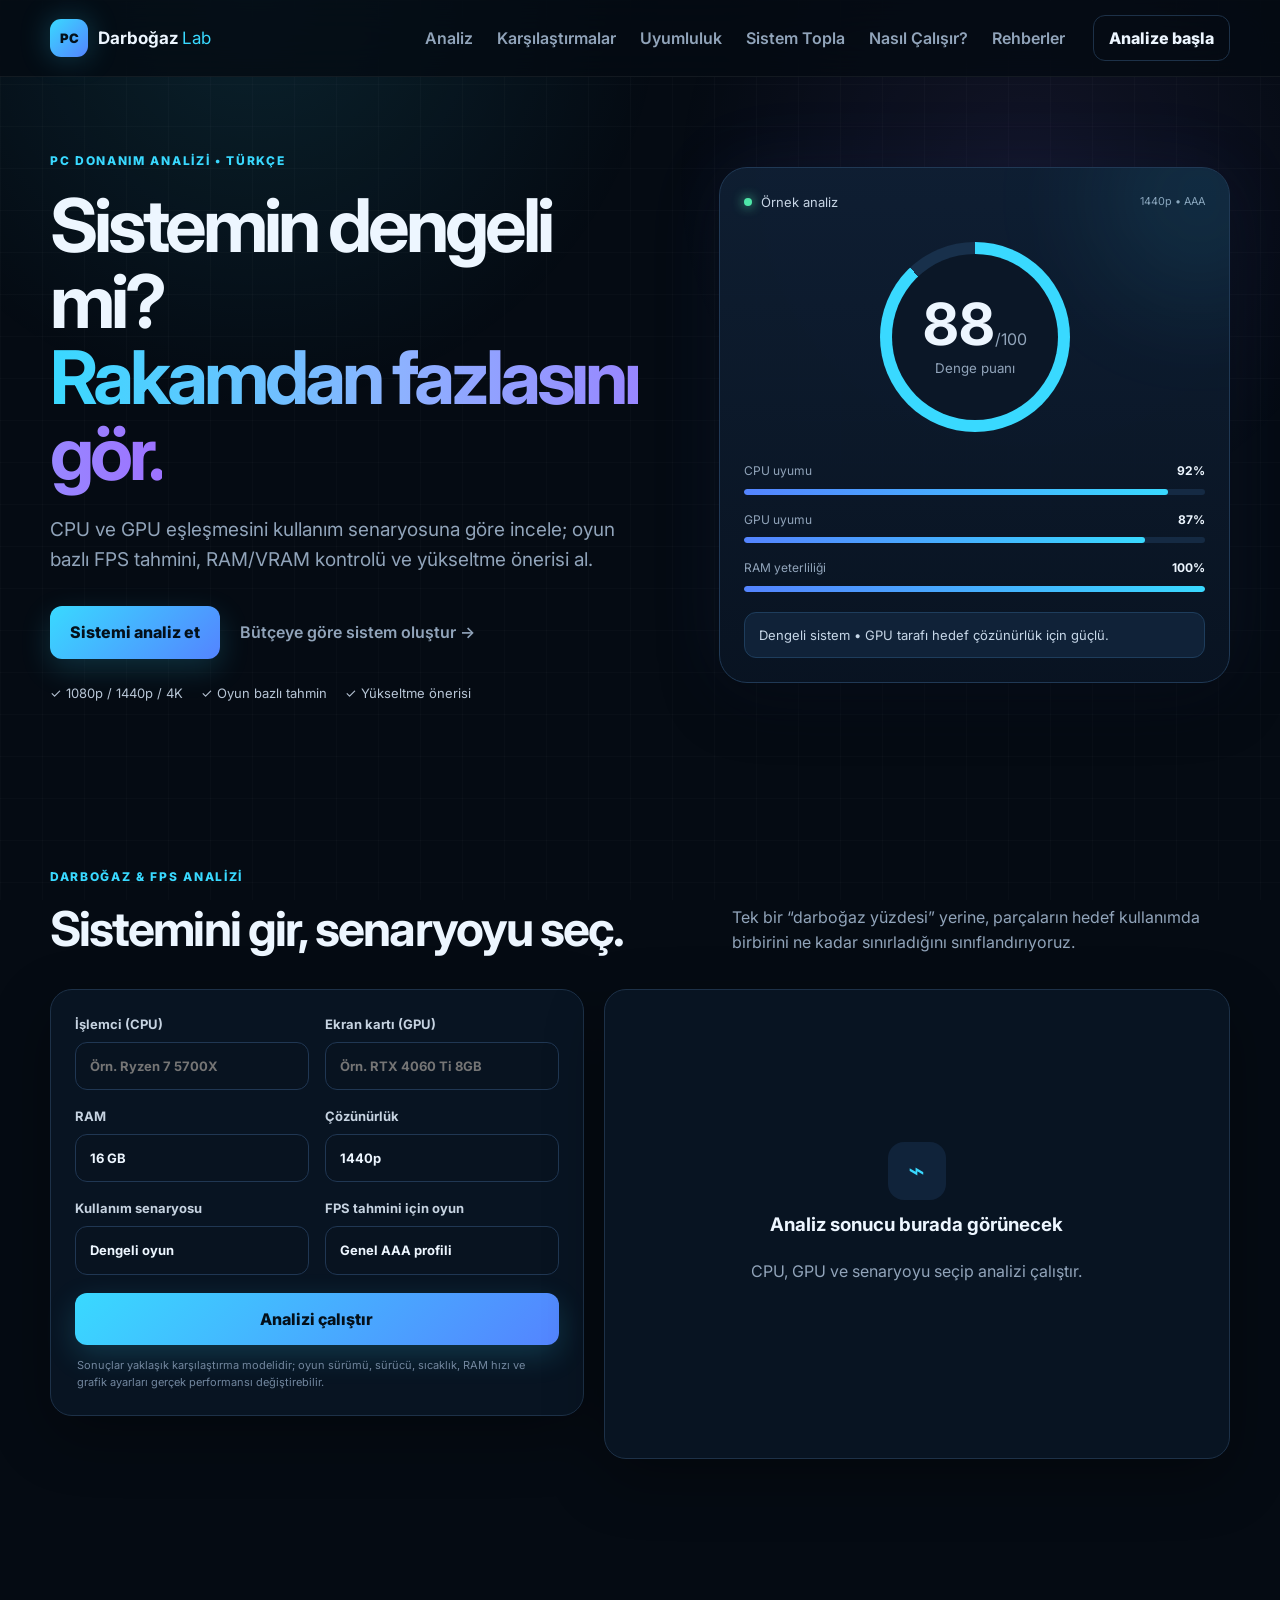
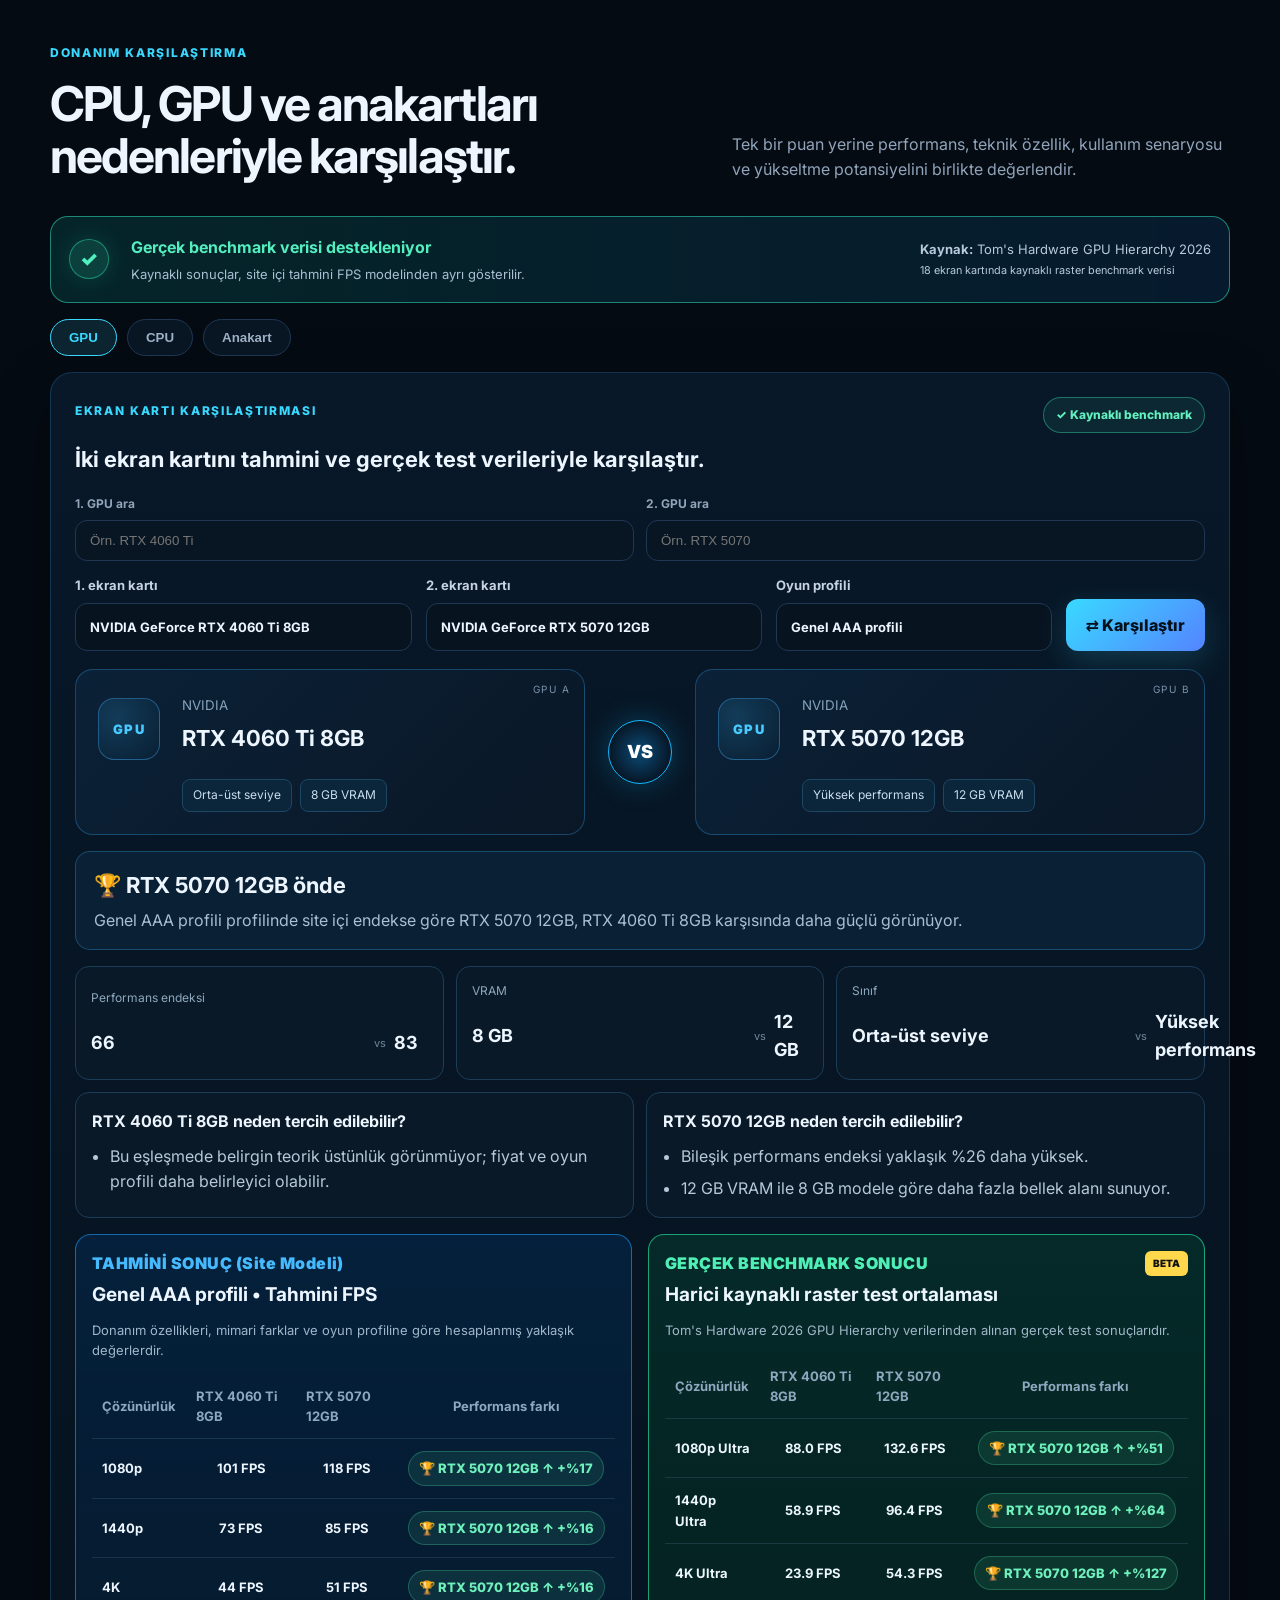
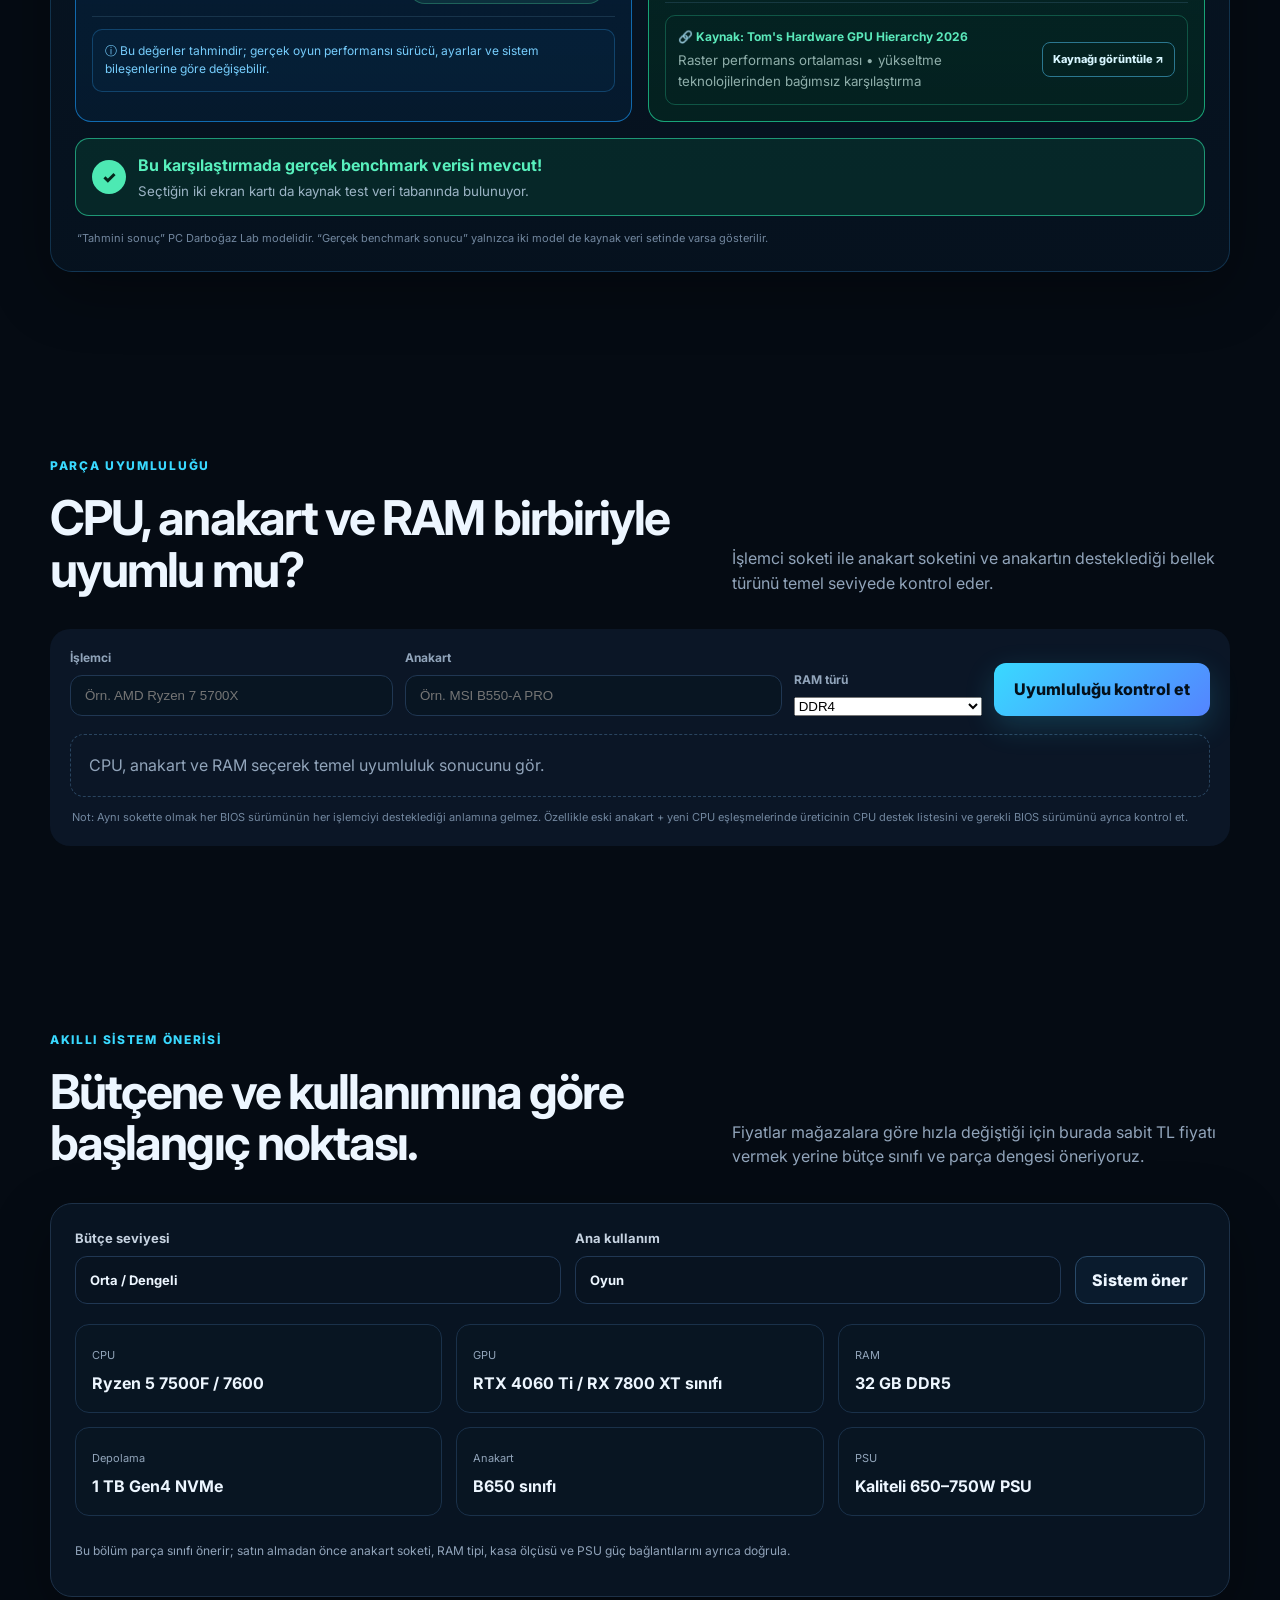
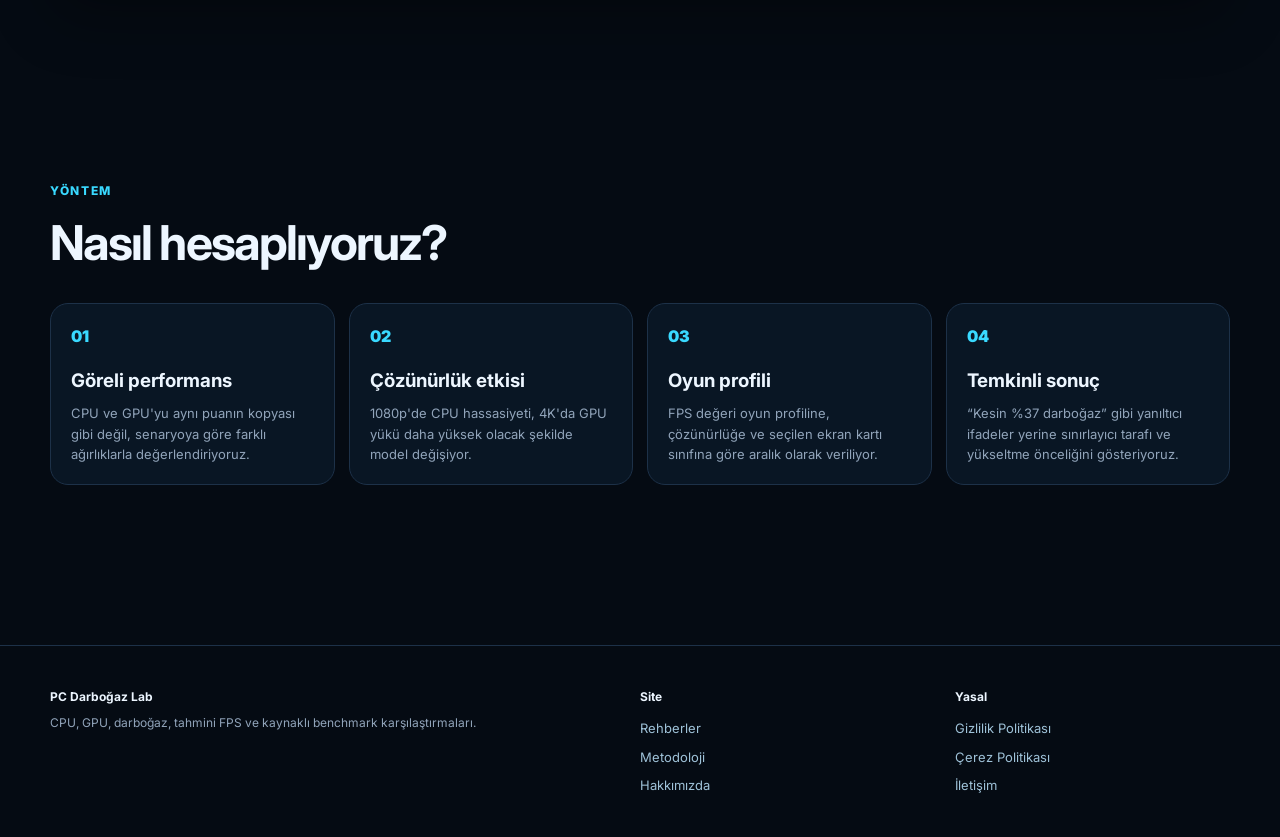
<file: index.html>
<!DOCTYPE html>
<html lang="tr">
<head>
  <meta charset="UTF-8" />
  <meta name="viewport" content="width=device-width, initial-scale=1" />
  <title>PC Darboğaz Lab | CPU GPU Uyumu, FPS Tahmini ve Sistem Önerisi</title>
  <meta name="description" content="CPU ve GPU uyumunu senaryo bazlı analiz edin, 1080p/1440p/4K için oyun FPS tahmini alın ve bütçenize göre PC önerileri oluşturun." />
  <meta name="robots" content="index,follow,max-image-preview:large" />
  <meta name="theme-color" content="#07111f" />
  <link rel="canonical" href="https://pcdarbogazlab.github.io/PC-Darbogaz-FPS-sayac-Analiz/" />

  <meta property="og:type" content="website" />
  <meta property="og:locale" content="tr_TR" />
  <meta property="og:title" content="PC Darboğaz Lab" />
  <meta property="og:description" content="CPU–GPU uyumu, oyun bazlı FPS tahmini ve akıllı sistem önerileri." />
  <meta property="og:url" content="https://pcdarbogazlab.github.io/PC-Darbogaz-FPS-sayac-Analiz/" />
  <meta property="og:image" content="https://pcdarbogazlab.github.io/PC-Darbogaz-FPS-sayac-Analiz/assets/og-image.png" />
  <meta property="og:image:width" content="1200" />
  <meta property="og:image:height" content="630" />
  <meta property="og:image:alt" content="PC Darboğaz Lab logosu" />

  <meta name="twitter:card" content="summary_large_image" />
  <meta name="twitter:title" content="PC Darboğaz Lab" />
  <meta name="twitter:description" content="CPU–GPU uyumu, oyun bazlı FPS tahmini ve akıllı sistem önerileri." />
  <meta name="twitter:image" content="https://pcdarbogazlab.github.io/PC-Darbogaz-FPS-sayac-Analiz/assets/og-image.png" />

  <link rel="icon" type="image/png" sizes="48x48" href="assets/favicon.png" />
  <link rel="icon" type="image/png" sizes="192x192" href="assets/icon-192.png" />
  <link rel="icon" type="image/png" sizes="512x512" href="assets/icon-512.png" />
  <link rel="apple-touch-icon" sizes="180x180" href="assets/apple-touch-icon.png" />
  <link rel="preconnect" href="https://fonts.googleapis.com" />
  <link rel="preconnect" href="https://fonts.gstatic.com" crossorigin />
  <link href="https://fonts.googleapis.com/css2?family=Inter:wght@400;500;600;700;800&display=swap" rel="stylesheet" />
  <link rel="stylesheet" href="css/style.css" />

  <script type="application/ld+json">
  {
    "@context": "https://schema.org",
    "@type": "WebApplication",
    "name": "PC Darboğaz Lab",
    "applicationCategory": "UtilitiesApplication",
    "operatingSystem": "Web",
    "inLanguage": "tr-TR",
    "url": "https://pcdarbogazlab.github.io/PC-Darbogaz-FPS-sayac-Analiz/",
    "image": "https://pcdarbogazlab.github.io/PC-Darbogaz-FPS-sayac-Analiz/assets/og-image.png",
    "description": "CPU-GPU uyumu, FPS tahmini ve sistem önerisi aracı."
  }
  </script>
</head>
<body>
  <div class="bg-grid" aria-hidden="true"></div>
  <header class="site-header">
    <div class="shell nav-wrap">
      <a class="brand" href="#top" aria-label="PC Darboğaz Lab ana sayfa">
        <span class="brand-mark">PC</span>
        <span><strong>Darboğaz</strong><em>Lab</em></span>
      </a>
      <nav class="nav-links" aria-label="Ana menü">
        <a href="#analyze">Analiz</a>
        <a href="#compare">Karşılaştırmalar</a>
        <a href="#compatibility">Uyumluluk</a>
        <a href="#builder">Sistem Topla</a>
        <a href="#method">Nasıl Çalışır?</a>
        <a href="rehberler/index.html">Rehberler</a>
      </nav>
      <a class="ghost-btn" href="#analyze">Analize başla</a>
    </div>
  </header>

  <main id="top">
    <section class="hero shell">
      <div class="hero-copy">
        <span class="eyebrow">PC DONANIM ANALİZİ • TÜRKÇE</span>
        <h1>Sistemin dengeli mi?<br /><span>Rakamdan fazlasını gör.</span></h1>
        <p>CPU ve GPU eşleşmesini kullanım senaryosuna göre incele; oyun bazlı FPS tahmini, RAM/VRAM kontrolü ve yükseltme önerisi al.</p>
        <div class="hero-actions">
          <a class="primary-btn" href="#analyze">Sistemi analiz et</a>
          <a class="text-btn" href="#builder">Bütçeye göre sistem oluştur →</a>
        </div>
        <div class="trust-row" aria-label="Öne çıkan özellikler">
          <span>✓ 1080p / 1440p / 4K</span>
          <span>✓ Oyun bazlı tahmin</span>
          <span>✓ Yükseltme önerisi</span>
        </div>
      </div>
      <div class="hero-panel" aria-label="Örnek performans kartı">
        <div class="panel-head">
          <span class="live-dot"></span>
          <span>Örnek analiz</span>
          <small>1440p • AAA</small>
        </div>
        <div class="score-ring" style="--score: 88">
          <div><strong>88</strong><span>/100</span><small>Denge puanı</small></div>
        </div>
        <div class="mini-bars">
          <div><span>CPU uyumu</span><b>92%</b><i><u style="width:92%"></u></i></div>
          <div><span>GPU uyumu</span><b>87%</b><i><u style="width:87%"></u></i></div>
          <div><span>RAM yeterliliği</span><b>100%</b><i><u style="width:100%"></u></i></div>
        </div>
        <div class="panel-note">Dengeli sistem • GPU tarafı hedef çözünürlük için güçlü.</div>
      </div>
    </section>

    <section class="section shell" id="analyze">
      <div class="section-heading">
        <div><span class="eyebrow">DARBOĞAZ & FPS ANALİZİ</span><h2>Sistemini gir, senaryoyu seç.</h2></div>
        <p>Tek bir “darboğaz yüzdesi” yerine, parçaların hedef kullanımda birbirini ne kadar sınırladığını sınıflandırıyoruz.</p>
      </div>

      <div class="workspace">
        <form id="analysisForm" class="control-card" autocomplete="off">
          <div class="form-grid">
            <label>İşlemci (CPU)
              <input id="cpuInput" list="cpuList" placeholder="Örn. Ryzen 7 5700X" required />
              <datalist id="cpuList"></datalist>
            </label>
            <label>Ekran kartı (GPU)
              <input id="gpuInput" list="gpuList" placeholder="Örn. RTX 4060 Ti 8GB" required />
              <datalist id="gpuList"></datalist>
            </label>
            <label>RAM
              <select id="ramSelect">
                <option value="8">8 GB</option>
                <option value="16" selected>16 GB</option>
                <option value="32">32 GB</option>
                <option value="64">64 GB</option>
              </select>
            </label>
            <label>Çözünürlük
              <select id="resolutionSelect">
                <option value="1080">1080p</option>
                <option value="1440" selected>1440p</option>
                <option value="2160">4K</option>
              </select>
            </label>
            <label>Kullanım senaryosu
              <select id="scenarioSelect">
                <option value="esports">E-spor / yüksek FPS</option>
                <option value="balanced" selected>Dengeli oyun</option>
                <option value="aaa">AAA / yüksek grafik</option>
                <option value="creator">Render / içerik üretimi</option>
              </select>
            </label>
            <label>FPS tahmini için oyun
              <select id="gameSelect"></select>
            </label>
          </div>
          <button class="primary-btn wide" type="submit">Analizi çalıştır</button>
          <p class="fineprint">Sonuçlar yaklaşık karşılaştırma modelidir; oyun sürümü, sürücü, sıcaklık, RAM hızı ve grafik ayarları gerçek performansı değiştirebilir.</p>
        </form>

        <div id="resultCard" class="result-card is-empty" aria-live="polite">
          <div class="empty-state">
            <div class="empty-icon">⌁</div>
            <h3>Analiz sonucu burada görünecek</h3>
            <p>CPU, GPU ve senaryoyu seçip analizi çalıştır.</p>
          </div>
          <div class="result-content" hidden>
            <div class="result-top">
              <div>
                <span class="status-pill" id="statusPill">Dengeli</span>
                <h3 id="resultTitle">Sistem Analizi</h3>
                <p id="resultSummary"></p>
              </div>
              <div class="score-box"><strong id="balanceScore">0</strong><span>/100</span><small>Denge</small></div>
            </div>
            <div class="metric-grid">
              <div><span>Tahmini FPS</span><strong id="fpsValue">—</strong><small id="fpsRange">—</small></div>
              <div><span>CPU tarafı</span><strong id="cpuFit">—</strong><small id="cpuLabel">—</small></div>
              <div><span>GPU tarafı</span><strong id="gpuFit">—</strong><small id="gpuLabel">—</small></div>
              <div><span>Bellek</span><strong id="ramFit">—</strong><small id="ramLabel">—</small></div>
            </div>
            <div class="balance-track" aria-label="CPU GPU denge göstergesi">
              <span>CPU sınırlı</span><div><i id="balanceMarker"></i></div><span>GPU sınırlı</span>
            </div>
            <div class="advice-box"><b>Yükseltme notu</b><p id="adviceText"></p>

            <div class="result-actions">
              <button type="button" id="shareAnalysisBtn" class="secondary-btn">Analizi paylaş</button>
              <span id="shareStatus" class="share-status" aria-live="polite"></span>
            </div>
</div>
          </div>
        </div>
      </div>
    </section>


    <section class="section shell" id="compare">
      <div class="section-heading">
        <div>
          <span class="eyebrow">DONANIM KARŞILAŞTIRMA</span>
          <h2>CPU, GPU ve anakartları nedenleriyle karşılaştır.</h2>
        </div>
        <p>Tek bir puan yerine performans, teknik özellik, kullanım senaryosu ve yükseltme potansiyelini birlikte değerlendir.</p>
      </div>

      
      
      <div class="benchmark-source-card benchmark-source-card-v34">
        <div class="bench-status-icon">✓</div>
        <div class="bench-status-copy">
          <strong>Gerçek benchmark verisi destekleniyor</strong>
          <span>Kaynaklı sonuçlar, site içi tahmini FPS modelinden ayrı gösterilir.</span>
        </div>
        <div class="benchmark-source-meta">
          <strong>Kaynak:</strong> Tom's Hardware GPU Hierarchy 2026<br>
          <small id="benchGpuCount">Desteklenen ekran kartları yükleniyor…</small>
        </div>
      </div>

      <div class="compare-tabs" role="tablist" aria-label="Karşılaştırma türü">
        <button class="compare-tab active" type="button" data-compare-tab="gpu">GPU</button>
        <button class="compare-tab" type="button" data-compare-tab="cpu">CPU</button>
        <button class="compare-tab" type="button" data-compare-tab="motherboard">Anakart</button>
      </div>

      
      <div class="compare-panel active" data-compare-panel="gpu">
        <div class="compare-card compare-card-v34">
          <div class="gpu-compare-title">
            <div>
              <span class="eyebrow">EKRAN KARTI KARŞILAŞTIRMASI</span>
              <h3>İki ekran kartını tahmini ve gerçek test verileriyle karşılaştır.</h3>
            </div>
            <span class="source-badge">✓ Kaynaklı benchmark</span>
          </div>

          <div class="compare-search-grid">
            <label>1. GPU ara<input id="filterGpuA" type="search" placeholder="Örn. RTX 4060 Ti"></label>
            <label>2. GPU ara<input id="filterGpuB" type="search" placeholder="Örn. RTX 5070"></label>
          </div>

          <div class="compare-controls gpu-controls-v34">
            <label>1. ekran kartı<select id="compareGpuA"></select></label>
            <label>2. ekran kartı<select id="compareGpuB"></select></label>
            <label>Oyun profili<select id="compareGame"></select></label>
            <button type="button" id="compareBtn" class="primary-btn">⇄ Karşılaştır</button>
          </div>

          <div id="compareOutput" class="compare-output compare-output-v34" aria-live="polite"></div>
          <p class="fineprint compare-disclaimer">“Tahmini sonuç” PC Darboğaz Lab modelidir. “Gerçek benchmark sonucu” yalnızca iki model de kaynak veri setinde varsa gösterilir.</p>
        </div>
      </div>

      <div class="compare-panel" data-compare-panel="cpu">
        <div class="compare-card">
          <div class="compare-search-grid">
            <label>1. CPU ara<input id="filterCpuA" type="search" placeholder="Örn. 5700X3D"></label>
            <label>2. CPU ara<input id="filterCpuB" type="search" placeholder="Örn. 13600K"></label>
          </div>
          <div class="compare-controls cpu-controls">
            <label>1. işlemci<select id="compareCpuA"></select></label>
            <label>2. işlemci<select id="compareCpuB"></select></label>
            <label>Kullanım<select id="compareCpuMode"><option value="gaming">Oyun</option><option value="multi">Çok çekirdek / üretkenlik</option><option value="balanced">Genel kullanım</option></select></label>
            <button type="button" id="compareCpuBtn" class="primary-btn">CPU karşılaştır</button>
          </div>
          <div id="compareCpuOutput" class="compare-output" aria-live="polite"></div>
          <p class="fineprint compare-disclaimer">CPU oyun ve çok çekirdek endeksleri site içi normalize edilmiş kıyas skorlarıdır. Gerçek sonuç; oyun, yazılım, güç limiti, soğutma ve RAM ayarlarına göre değişebilir.</p>
        </div>
      </div>

      <div class="compare-panel" data-compare-panel="motherboard">
        <div class="compare-card">
          <div class="compare-search-grid">
            <label>1. Anakart ara<input id="filterBoardA" type="search" placeholder="Örn. B550-A PRO"></label>
            <label>2. Anakart ara<input id="filterBoardB" type="search" placeholder="Örn. B650 Tomahawk"></label>
          </div>
          <div class="compare-controls board-controls">
            <label>1. anakart<select id="compareBoardA"></select></label>
            <label>2. anakart<select id="compareBoardB"></select></label>
            <label>Öncelik<select id="compareBoardMode"><option value="balanced">Genel / F-P</option><option value="vrm">Güçlü CPU / VRM</option><option value="upgrade">Yükseltme ömrü</option><option value="features">Bağlantı / özellik</option></select></label>
            <button type="button" id="compareBoardBtn" class="primary-btn">Anakart karşılaştır</button>
          </div>
          <div id="compareBoardOutput" class="compare-output" aria-live="polite"></div>
          <p class="fineprint compare-disclaimer">Anakartlarda “FPS benchmark kazananı” göstermek doğru değildir. Karşılaştırma VRM, platform, bellek, PCIe/M.2, Wi‑Fi, hız aşırtma ve yükseltme potansiyeline dayanır.</p>
        </div>
      </div>
    </section>


    <section class="section shell" id="compatibility">
      <div class="section-heading">
        <div>
          <span class="eyebrow">PARÇA UYUMLULUĞU</span>
          <h2>CPU, anakart ve RAM birbiriyle uyumlu mu?</h2>
        </div>
        <p>İşlemci soketi ile anakart soketini ve anakartın desteklediği bellek türünü temel seviyede kontrol eder.</p>
      </div>

      <div class="compat-card">
        <div class="compat-controls">
          <label>
            İşlemci
            <input id="compatCpu" list="compatCpuList" placeholder="Örn. AMD Ryzen 7 5700X">
            <datalist id="compatCpuList"></datalist>
          </label>
          <label>
            Anakart
            <input id="compatBoard" list="compatBoardList" placeholder="Örn. MSI B550-A PRO">
            <datalist id="compatBoardList"></datalist>
          </label>
          <label>
            RAM türü
            <select id="compatRam">
              <option value="DDR4">DDR4</option>
              <option value="DDR5">DDR5</option>
            </select>
          </label>
          <button type="button" id="compatBtn" class="primary-btn">Uyumluluğu kontrol et</button>
        </div>
        <div id="compatOutput" class="compat-output">
          <div class="compat-placeholder">
            CPU, anakart ve RAM seçerek temel uyumluluk sonucunu gör.
          </div>
        </div>
        <p class="fineprint">Not: Aynı sokette olmak her BIOS sürümünün her işlemciyi desteklediği anlamına gelmez. Özellikle eski anakart + yeni CPU eşleşmelerinde üreticinin CPU destek listesini ve gerekli BIOS sürümünü ayrıca kontrol et.</p>
      </div>
    </section>

    <section class="section shell" id="builder">
      <div class="section-heading">
        <div><span class="eyebrow">AKILLI SİSTEM ÖNERİSİ</span><h2>Bütçene ve kullanımına göre başlangıç noktası.</h2></div>
        <p>Fiyatlar mağazalara göre hızla değiştiği için burada sabit TL fiyatı vermek yerine bütçe sınıfı ve parça dengesi öneriyoruz.</p>
      </div>
      <div class="builder-card">
        <div class="builder-controls">
          <label>Bütçe seviyesi
            <select id="budgetTier">
              <option value="entry">Giriş / F-P</option>
              <option value="mid" selected>Orta / Dengeli</option>
              <option value="high">Yüksek / Performans</option>
            </select>
          </label>
          <label>Ana kullanım
            <select id="buildUse">
              <option value="gaming" selected>Oyun</option>
              <option value="office">Ofis / günlük</option>
              <option value="creator">Render / video</option>
            </select>
          </label>
          <button type="button" id="buildBtn" class="secondary-btn">Sistem öner</button>
        </div>
        <div id="buildOutput" class="build-output"></div>
      </div>
    </section>

    <section class="section shell" id="method">
      <div class="section-heading compact"><div><span class="eyebrow">YÖNTEM</span><h2>Nasıl hesaplıyoruz?</h2></div></div>
      <div class="feature-grid">
        <article><span>01</span><h3>Göreli performans</h3><p>CPU ve GPU'yu aynı puanın kopyası gibi değil, senaryoya göre farklı ağırlıklarla değerlendiriyoruz.</p></article>
        <article><span>02</span><h3>Çözünürlük etkisi</h3><p>1080p'de CPU hassasiyeti, 4K'da GPU yükü daha yüksek olacak şekilde model değişiyor.</p></article>
        <article><span>03</span><h3>Oyun profili</h3><p>FPS değeri oyun profiline, çözünürlüğe ve seçilen ekran kartı sınıfına göre aralık olarak veriliyor.</p></article>
        <article><span>04</span><h3>Temkinli sonuç</h3><p>“Kesin %37 darboğaz” gibi yanıltıcı ifadeler yerine sınırlayıcı tarafı ve yükseltme önceliğini gösteriyoruz.</p></article>
      </div>
    </section>
  </main>

  
  <footer class="site-footer">
    <div class="shell footer-grid footer-grid-v4">
      <div>
        <strong>PC Darboğaz Lab</strong>
        <p>CPU, GPU, darboğaz, tahmini FPS ve kaynaklı benchmark karşılaştırmaları.</p>
      </div>
      <div class="footer-link-column">
        <strong>Site</strong>
        <a href="rehberler/index.html">Rehberler</a>
        <a href="metodoloji.html">Metodoloji</a>
        <a href="hakkimizda.html">Hakkımızda</a>
      </div>
      <div class="footer-link-column">
        <strong>Yasal</strong>
        <a href="gizlilik.html">Gizlilik Politikası</a>
        <a href="cerez-politikasi.html">Çerez Politikası</a>
        <a href="iletisim.html">İletişim</a>
      </div>
    </div>
  </footer>


  <script src="js/data.js"></script>
  <script src="js/benchmark-data.js"></script>
  <script src="js/app.js"></script>
</body>
</html>
</file>
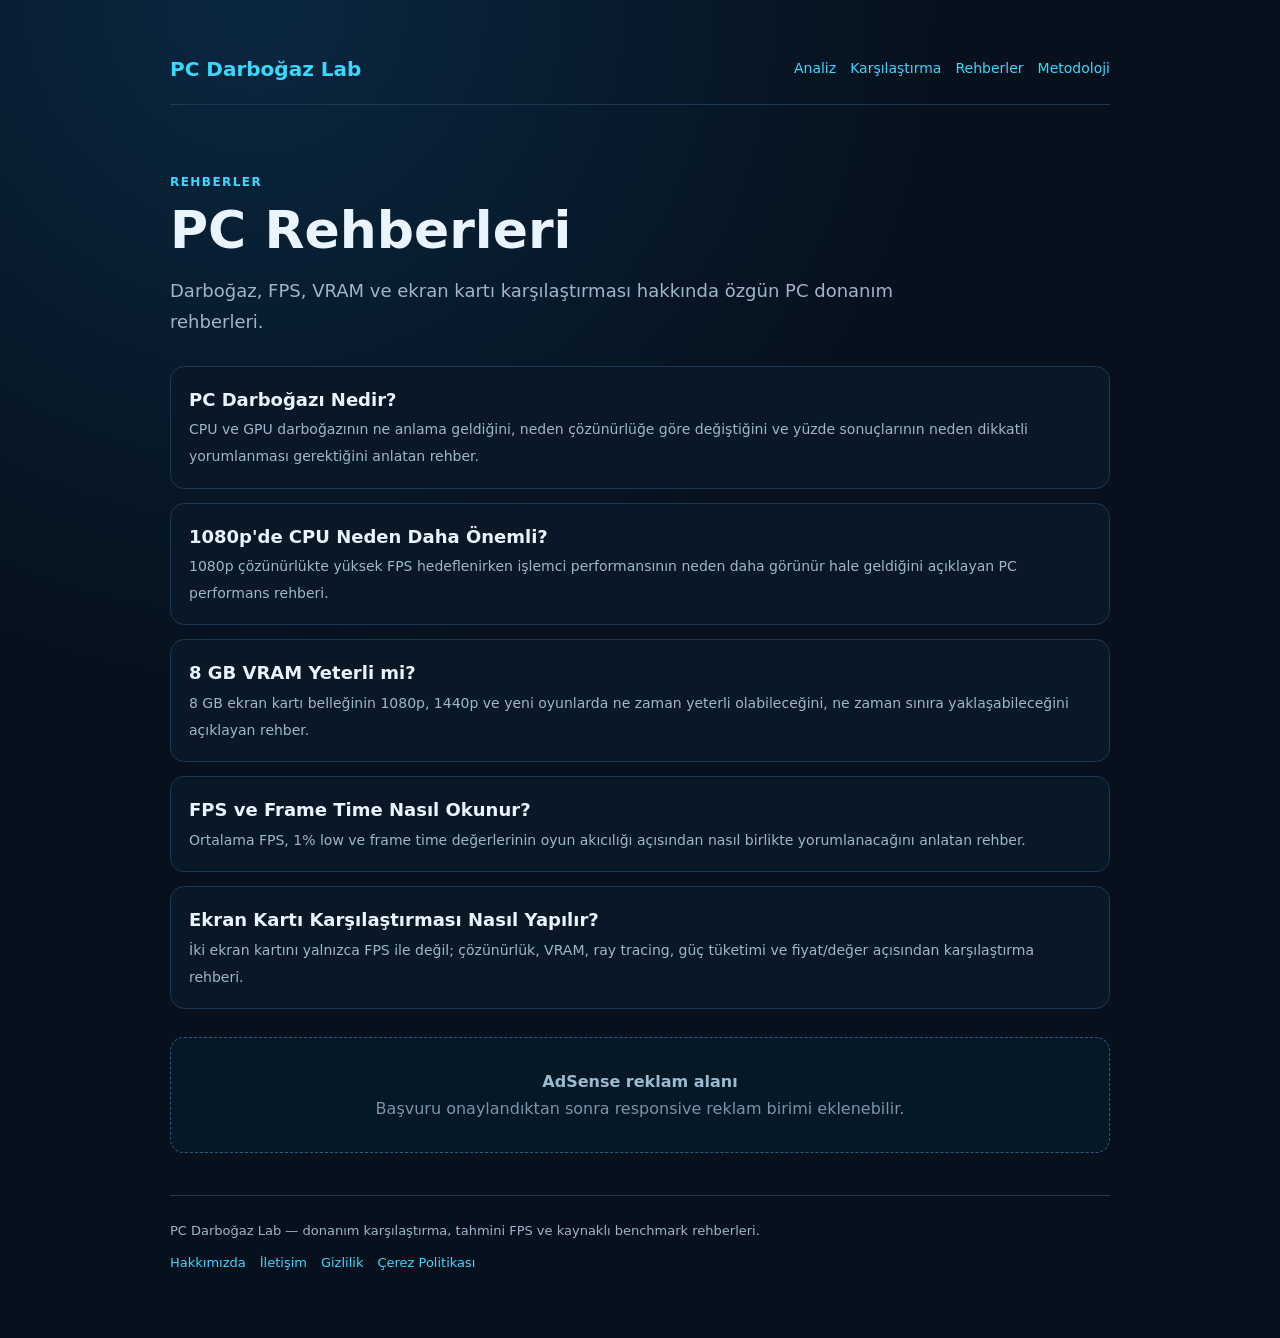
<file: rehberler/index.html>
<!doctype html>
<html lang="tr">
<head>
<meta charset="utf-8">
<meta name="viewport" content="width=device-width,initial-scale=1">
<title>PC Rehberleri | PC Darboğaz Lab</title>
<meta name="description" content="Darboğaz, FPS, VRAM ve ekran kartı karşılaştırması hakkında özgün PC donanım rehberleri.">
<link rel="canonical" href="https://pcdarbogazlab.github.io/PC-Darbogaz-FPS-sayac-Analiz/rehberler/index.html">
<link rel="stylesheet" href="../css/static.css">
</head>
<body>
<div class="wrap">
<header class="top">
  <a class="brand" href="../index.html">PC Darboğaz <span style="color:#39d9ff">Lab</span></a>
  <nav class="nav" aria-label="Sayfa menüsü">
    <a href="../index.html#analyze">Analiz</a>
    <a href="../index.html#compare">Karşılaştırma</a>
    <a href="../rehberler/index.html">Rehberler</a>
    <a href="../metodoloji.html">Metodoloji</a>
  </nav>
</header>
<main>
<section class="hero">
<span class="eyebrow">REHBERLER</span>
<h1>PC Rehberleri</h1>
<p class="lead">Darboğaz, FPS, VRAM ve ekran kartı karşılaştırması hakkında özgün PC donanım rehberleri.</p>
</section>
<div class="article-list"><a class="article-link" href="darbogaz-nedir.html"><strong>PC Darboğazı Nedir?</strong><span>CPU ve GPU darboğazının ne anlama geldiğini, neden çözünürlüğe göre değiştiğini ve yüzde sonuçlarının neden dikkatli yorumlanması gerektiğini anlatan rehber.</span></a><a class="article-link" href="1080p-cpu-neden-onemli.html"><strong>1080p'de CPU Neden Daha Önemli?</strong><span>1080p çözünürlükte yüksek FPS hedeflenirken işlemci performansının neden daha görünür hale geldiğini açıklayan PC performans rehberi.</span></a><a class="article-link" href="8gb-vram-yeterli-mi.html"><strong>8 GB VRAM Yeterli mi?</strong><span>8 GB ekran kartı belleğinin 1080p, 1440p ve yeni oyunlarda ne zaman yeterli olabileceğini, ne zaman sınıra yaklaşabileceğini açıklayan rehber.</span></a><a class="article-link" href="fps-nasil-okunur.html"><strong>FPS ve Frame Time Nasıl Okunur?</strong><span>Ortalama FPS, 1% low ve frame time değerlerinin oyun akıcılığı açısından nasıl birlikte yorumlanacağını anlatan rehber.</span></a><a class="article-link" href="gpu-karsilastirma-nasil-yapilir.html"><strong>Ekran Kartı Karşılaştırması Nasıl Yapılır?</strong><span>İki ekran kartını yalnızca FPS ile değil; çözünürlük, VRAM, ray tracing, güç tüketimi ve fiyat/değer açısından karşılaştırma rehberi.</span></a></div><div class="ad-placeholder"><div><strong>AdSense reklam alanı</strong>Başvuru onaylandıktan sonra responsive reklam birimi eklenebilir.</div></div>
</main>
<footer class="footer">
  <div>PC Darboğaz Lab — donanım karşılaştırma, tahmini FPS ve kaynaklı benchmark rehberleri.</div>
  <div class="footer-links">
    <a href="../hakkimizda.html">Hakkımızda</a>
    <a href="../iletisim.html">İletişim</a>
    <a href="../gizlilik.html">Gizlilik</a>
    <a href="../cerez-politikasi.html">Çerez Politikası</a>
  </div>
</footer>
</div>
</body>
</html>
</file>
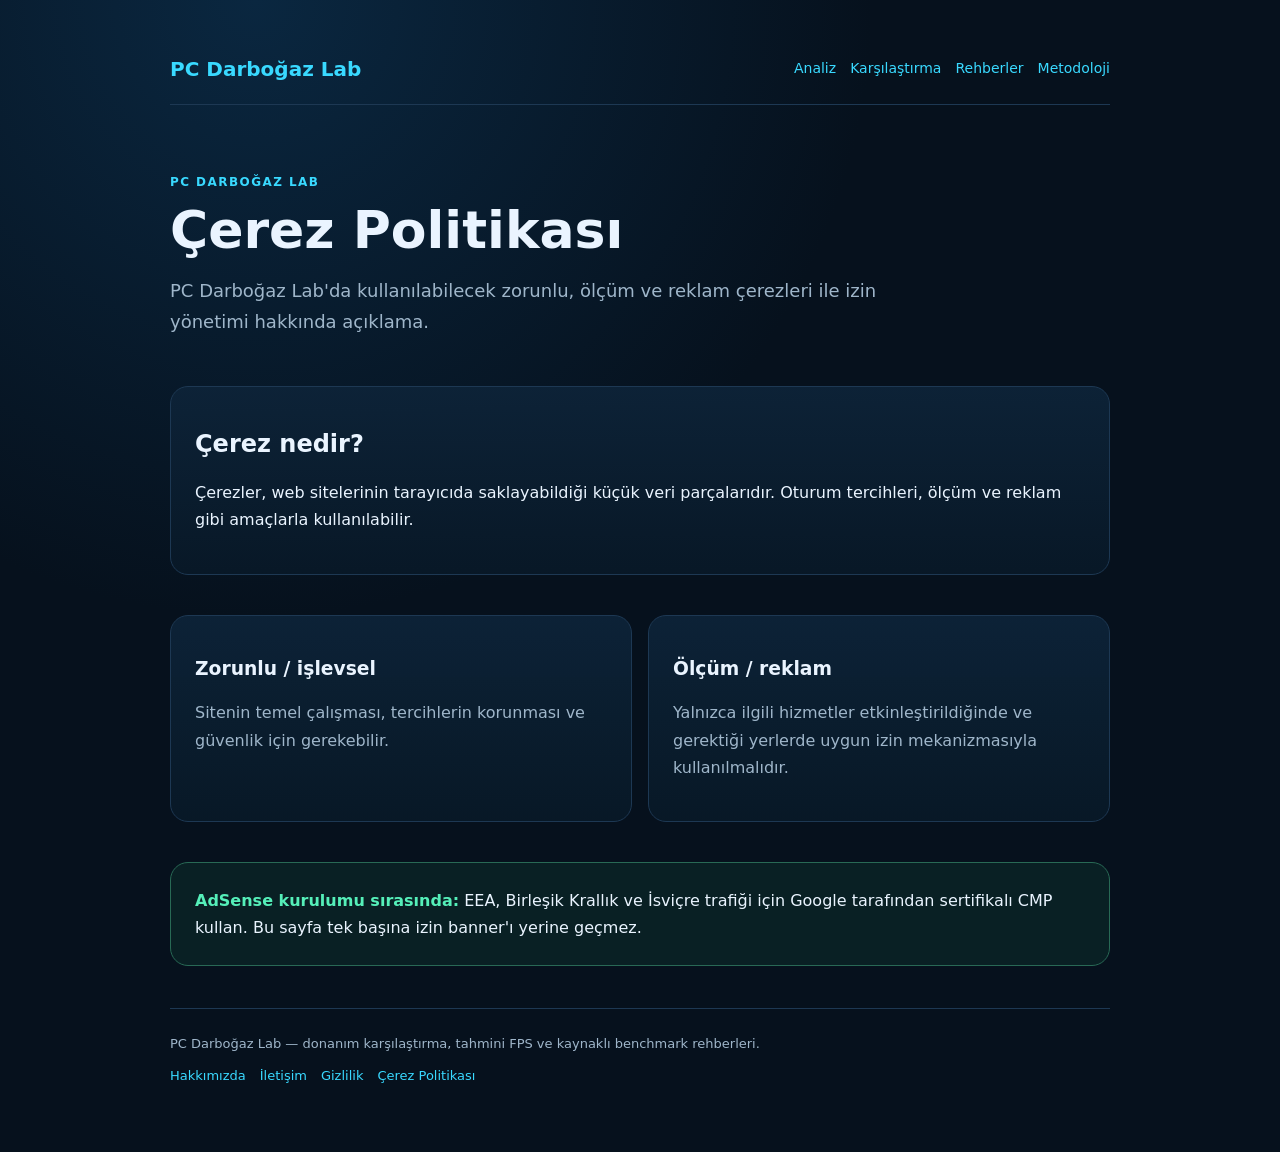
<file: cerez-politikasi.html>
<!doctype html>
<html lang="tr">
<head>
<meta charset="utf-8">
<meta name="viewport" content="width=device-width,initial-scale=1">
<title>Çerez Politikası | PC Darboğaz Lab</title>
<meta name="description" content="PC Darboğaz Lab'da kullanılabilecek zorunlu, ölçüm ve reklam çerezleri ile izin yönetimi hakkında açıklama.">
<link rel="canonical" href="https://pcdarbogazlab.github.io/PC-Darbogaz-FPS-sayac-Analiz/cerez-politikasi.html">
<link rel="stylesheet" href="css/static.css">
</head>
<body>
<div class="wrap">
<header class="top">
  <a class="brand" href="index.html">PC Darboğaz <span style="color:#39d9ff">Lab</span></a>
  <nav class="nav" aria-label="Sayfa menüsü">
    <a href="index.html#analyze">Analiz</a>
    <a href="index.html#compare">Karşılaştırma</a>
    <a href="rehberler/index.html">Rehberler</a>
    <a href="metodoloji.html">Metodoloji</a>
  </nav>
</header>
<main>
<section class="hero">
<span class="eyebrow">PC DARBOĞAZ LAB</span>
<h1>Çerez Politikası</h1>
<p class="lead">PC Darboğaz Lab'da kullanılabilecek zorunlu, ölçüm ve reklam çerezleri ile izin yönetimi hakkında açıklama.</p>
</section>

<div class="card">
<h2>Çerez nedir?</h2>
<p>Çerezler, web sitelerinin tarayıcıda saklayabildiği küçük veri parçalarıdır. Oturum tercihleri, ölçüm ve reklam gibi amaçlarla kullanılabilir.</p>
</div>
<div class="grid">
<div class="card"><h3>Zorunlu / işlevsel</h3><p class="muted">Sitenin temel çalışması, tercihlerin korunması ve güvenlik için gerekebilir.</p></div>
<div class="card"><h3>Ölçüm / reklam</h3><p class="muted">Yalnızca ilgili hizmetler etkinleştirildiğinde ve gerektiği yerlerde uygun izin mekanizmasıyla kullanılmalıdır.</p></div>
</div>
<div class="card notice"><strong>AdSense kurulumu sırasında:</strong> EEA, Birleşik Krallık ve İsviçre trafiği için Google tarafından sertifikalı CMP kullan. Bu sayfa tek başına izin banner'ı yerine geçmez.</div>

</main>
<footer class="footer">
  <div>PC Darboğaz Lab — donanım karşılaştırma, tahmini FPS ve kaynaklı benchmark rehberleri.</div>
  <div class="footer-links">
    <a href="hakkimizda.html">Hakkımızda</a>
    <a href="iletisim.html">İletişim</a>
    <a href="gizlilik.html">Gizlilik</a>
    <a href="cerez-politikasi.html">Çerez Politikası</a>
  </div>
</footer>
</div>
</body>
</html>
</file>
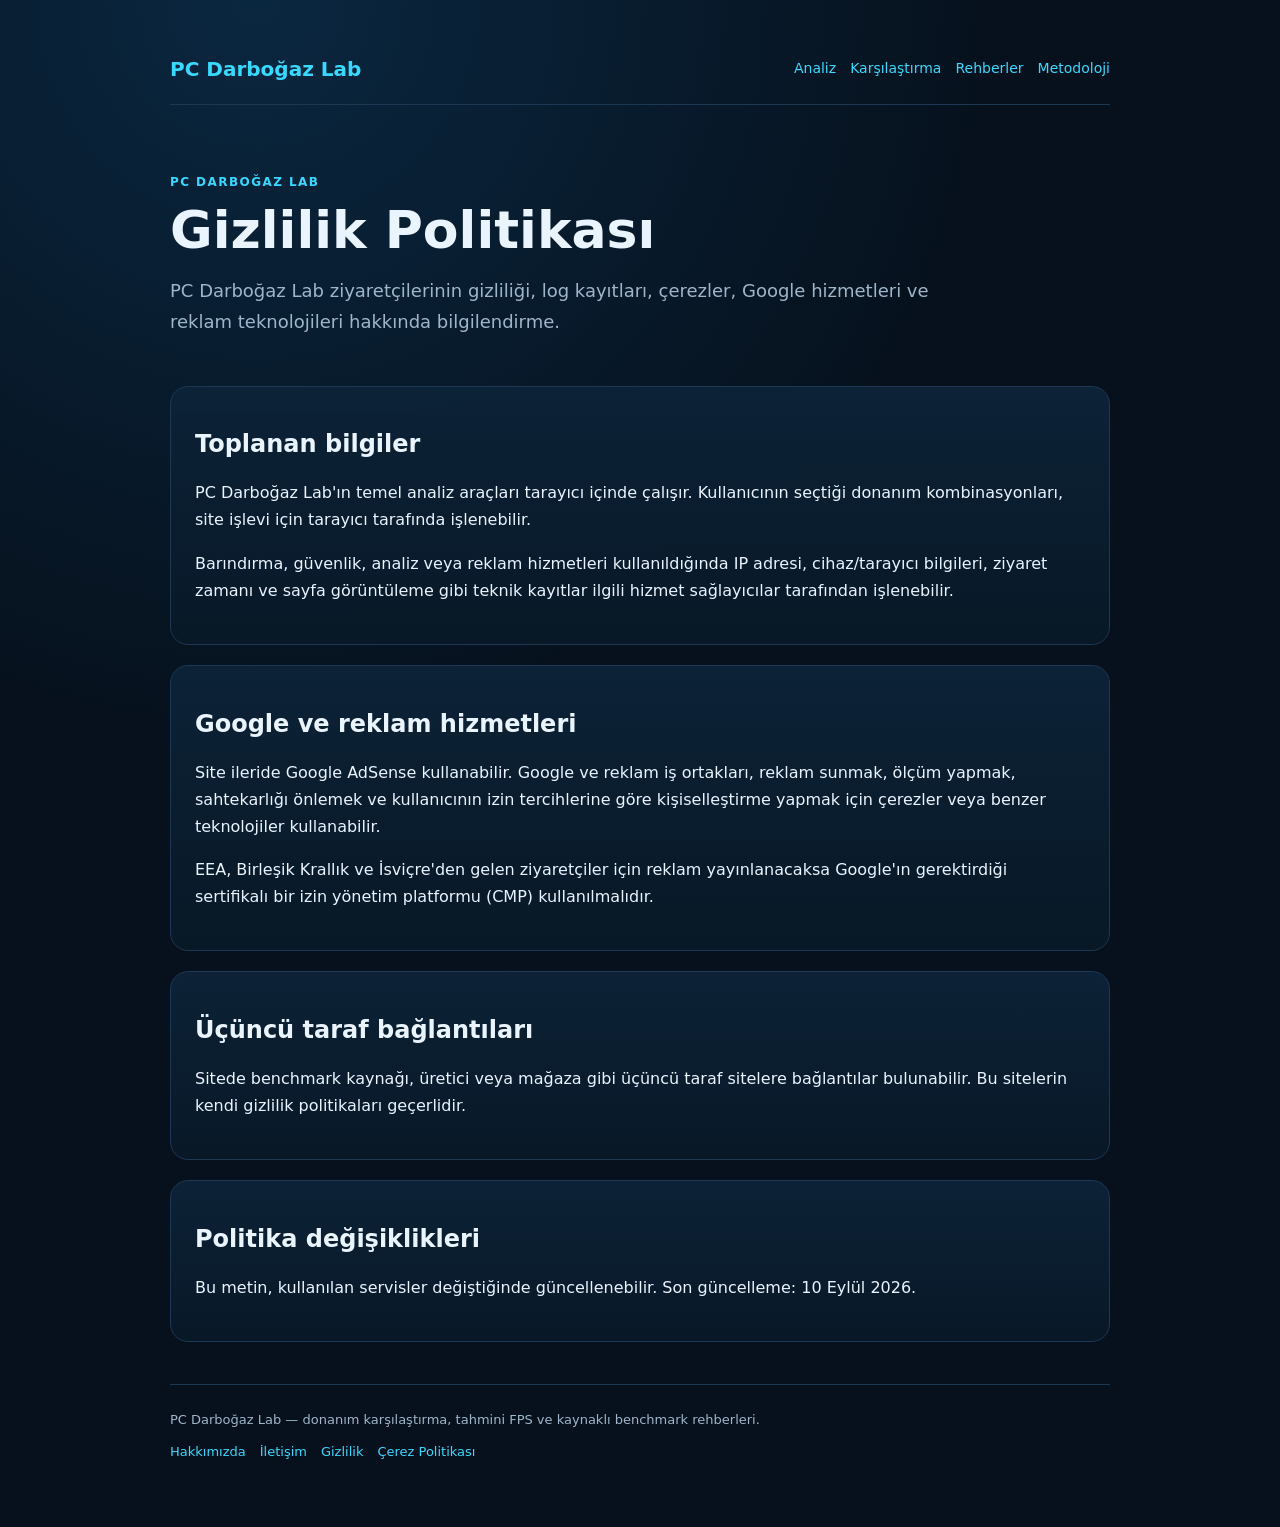
<file: gizlilik.html>
<!doctype html>
<html lang="tr">
<head>
<meta charset="utf-8">
<meta name="viewport" content="width=device-width,initial-scale=1">
<title>Gizlilik Politikası | PC Darboğaz Lab</title>
<meta name="description" content="PC Darboğaz Lab ziyaretçilerinin gizliliği, log kayıtları, çerezler, Google hizmetleri ve reklam teknolojileri hakkında bilgilendirme.">
<link rel="canonical" href="https://pcdarbogazlab.github.io/PC-Darbogaz-FPS-sayac-Analiz/gizlilik.html">
<link rel="stylesheet" href="css/static.css">
</head>
<body>
<div class="wrap">
<header class="top">
  <a class="brand" href="index.html">PC Darboğaz <span style="color:#39d9ff">Lab</span></a>
  <nav class="nav" aria-label="Sayfa menüsü">
    <a href="index.html#analyze">Analiz</a>
    <a href="index.html#compare">Karşılaştırma</a>
    <a href="rehberler/index.html">Rehberler</a>
    <a href="metodoloji.html">Metodoloji</a>
  </nav>
</header>
<main>
<section class="hero">
<span class="eyebrow">PC DARBOĞAZ LAB</span>
<h1>Gizlilik Politikası</h1>
<p class="lead">PC Darboğaz Lab ziyaretçilerinin gizliliği, log kayıtları, çerezler, Google hizmetleri ve reklam teknolojileri hakkında bilgilendirme.</p>
</section>

<div class="card">
<h2>Toplanan bilgiler</h2>
<p>PC Darboğaz Lab'ın temel analiz araçları tarayıcı içinde çalışır. Kullanıcının seçtiği donanım kombinasyonları, site işlevi için tarayıcı tarafında işlenebilir.</p>
<p>Barındırma, güvenlik, analiz veya reklam hizmetleri kullanıldığında IP adresi, cihaz/tarayıcı bilgileri, ziyaret zamanı ve sayfa görüntüleme gibi teknik kayıtlar ilgili hizmet sağlayıcılar tarafından işlenebilir.</p>
</div>
<div class="card">
<h2>Google ve reklam hizmetleri</h2>
<p>Site ileride Google AdSense kullanabilir. Google ve reklam iş ortakları, reklam sunmak, ölçüm yapmak, sahtekarlığı önlemek ve kullanıcının izin tercihlerine göre kişiselleştirme yapmak için çerezler veya benzer teknolojiler kullanabilir.</p>
<p>EEA, Birleşik Krallık ve İsviçre'den gelen ziyaretçiler için reklam yayınlanacaksa Google'ın gerektirdiği sertifikalı bir izin yönetim platformu (CMP) kullanılmalıdır.</p>
</div>
<div class="card">
<h2>Üçüncü taraf bağlantıları</h2>
<p>Sitede benchmark kaynağı, üretici veya mağaza gibi üçüncü taraf sitelere bağlantılar bulunabilir. Bu sitelerin kendi gizlilik politikaları geçerlidir.</p>
</div>
<div class="card">
<h2>Politika değişiklikleri</h2>
<p>Bu metin, kullanılan servisler değiştiğinde güncellenebilir. Son güncelleme: 10 Eylül 2026.</p>
</div>

</main>
<footer class="footer">
  <div>PC Darboğaz Lab — donanım karşılaştırma, tahmini FPS ve kaynaklı benchmark rehberleri.</div>
  <div class="footer-links">
    <a href="hakkimizda.html">Hakkımızda</a>
    <a href="iletisim.html">İletişim</a>
    <a href="gizlilik.html">Gizlilik</a>
    <a href="cerez-politikasi.html">Çerez Politikası</a>
  </div>
</footer>
</div>
</body>
</html>
</file>
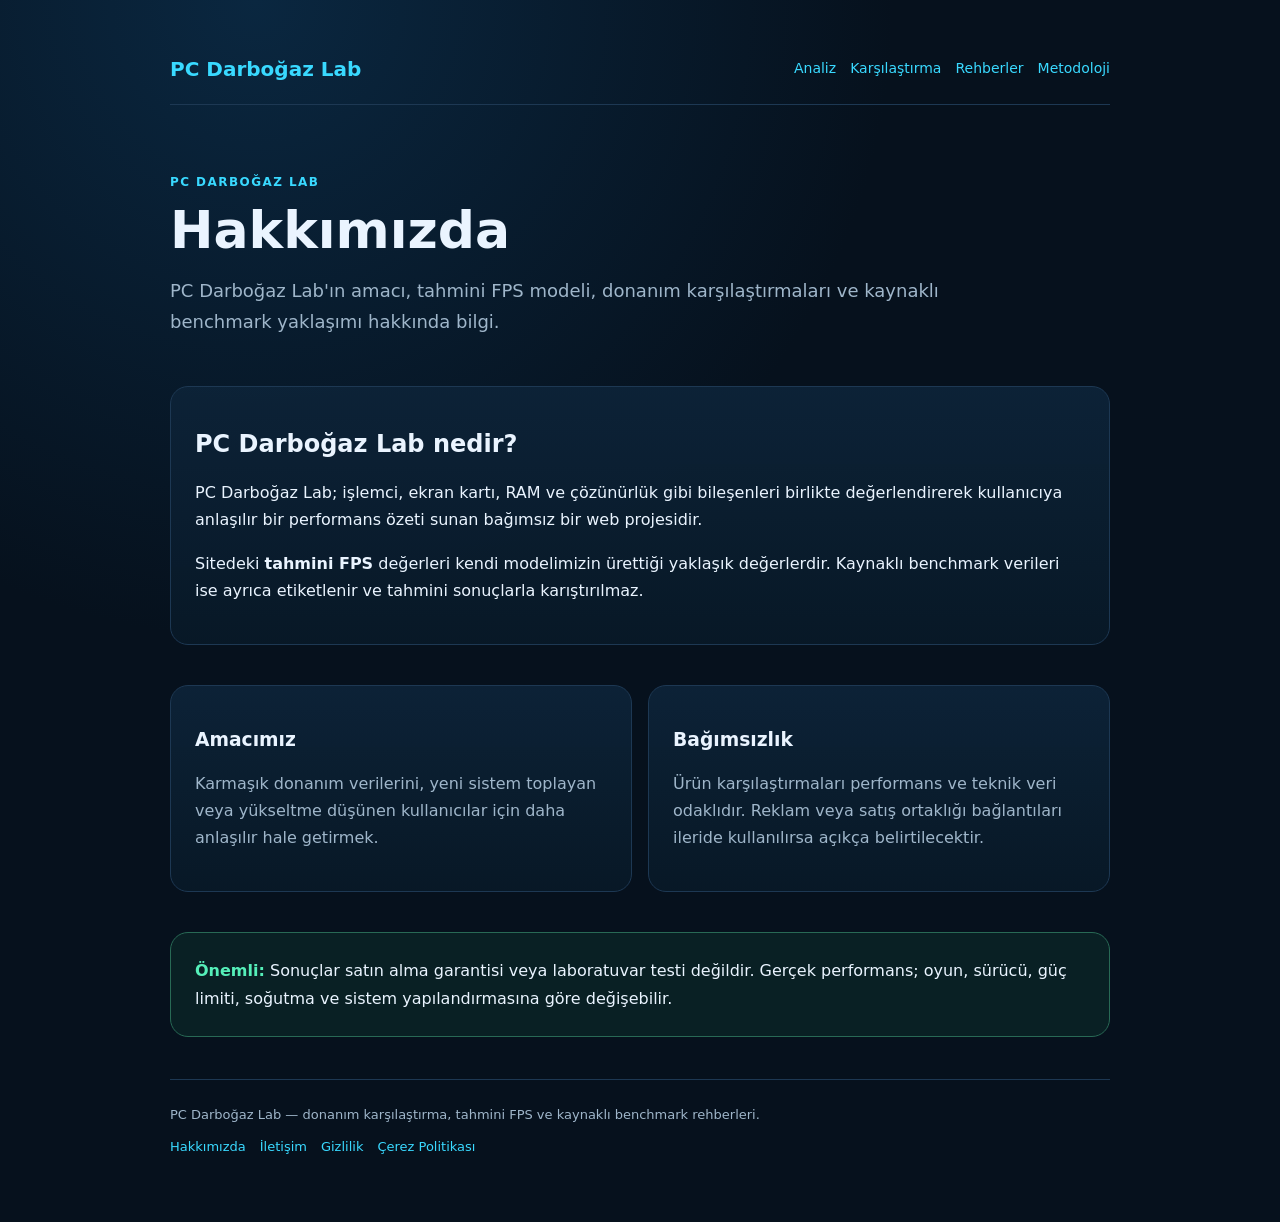
<file: hakkimizda.html>
<!doctype html>
<html lang="tr">
<head>
<meta charset="utf-8">
<meta name="viewport" content="width=device-width,initial-scale=1">
<title>Hakkımızda | PC Darboğaz Lab</title>
<meta name="description" content="PC Darboğaz Lab'ın amacı, tahmini FPS modeli, donanım karşılaştırmaları ve kaynaklı benchmark yaklaşımı hakkında bilgi.">
<link rel="canonical" href="https://pcdarbogazlab.github.io/PC-Darbogaz-FPS-sayac-Analiz/hakkimizda.html">
<link rel="stylesheet" href="css/static.css">
</head>
<body>
<div class="wrap">
<header class="top">
  <a class="brand" href="index.html">PC Darboğaz <span style="color:#39d9ff">Lab</span></a>
  <nav class="nav" aria-label="Sayfa menüsü">
    <a href="index.html#analyze">Analiz</a>
    <a href="index.html#compare">Karşılaştırma</a>
    <a href="rehberler/index.html">Rehberler</a>
    <a href="metodoloji.html">Metodoloji</a>
  </nav>
</header>
<main>
<section class="hero">
<span class="eyebrow">PC DARBOĞAZ LAB</span>
<h1>Hakkımızda</h1>
<p class="lead">PC Darboğaz Lab'ın amacı, tahmini FPS modeli, donanım karşılaştırmaları ve kaynaklı benchmark yaklaşımı hakkında bilgi.</p>
</section>

<div class="card">
<h2>PC Darboğaz Lab nedir?</h2>
<p>PC Darboğaz Lab; işlemci, ekran kartı, RAM ve çözünürlük gibi bileşenleri birlikte değerlendirerek kullanıcıya anlaşılır bir performans özeti sunan bağımsız bir web projesidir.</p>
<p>Sitedeki <strong>tahmini FPS</strong> değerleri kendi modelimizin ürettiği yaklaşık değerlerdir. Kaynaklı benchmark verileri ise ayrıca etiketlenir ve tahmini sonuçlarla karıştırılmaz.</p>
</div>
<div class="grid">
<div class="card"><h3>Amacımız</h3><p class="muted">Karmaşık donanım verilerini, yeni sistem toplayan veya yükseltme düşünen kullanıcılar için daha anlaşılır hale getirmek.</p></div>
<div class="card"><h3>Bağımsızlık</h3><p class="muted">Ürün karşılaştırmaları performans ve teknik veri odaklıdır. Reklam veya satış ortaklığı bağlantıları ileride kullanılırsa açıkça belirtilecektir.</p></div>
</div>
<div class="card notice"><strong>Önemli:</strong> Sonuçlar satın alma garantisi veya laboratuvar testi değildir. Gerçek performans; oyun, sürücü, güç limiti, soğutma ve sistem yapılandırmasına göre değişebilir.</div>

</main>
<footer class="footer">
  <div>PC Darboğaz Lab — donanım karşılaştırma, tahmini FPS ve kaynaklı benchmark rehberleri.</div>
  <div class="footer-links">
    <a href="hakkimizda.html">Hakkımızda</a>
    <a href="iletisim.html">İletişim</a>
    <a href="gizlilik.html">Gizlilik</a>
    <a href="cerez-politikasi.html">Çerez Politikası</a>
  </div>
</footer>
</div>
</body>
</html>
</file>
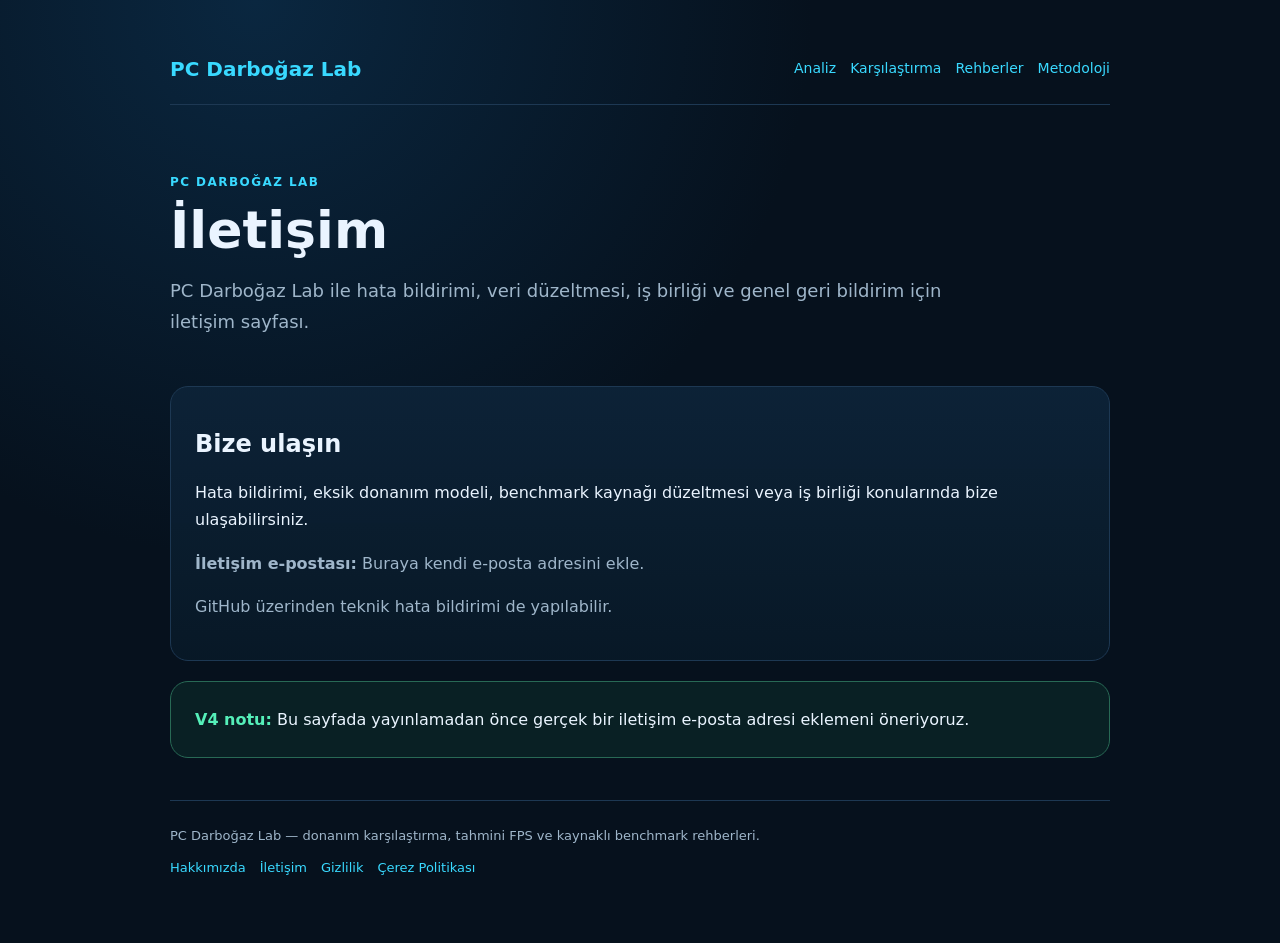
<file: iletisim.html>
<!doctype html>
<html lang="tr">
<head>
<meta charset="utf-8">
<meta name="viewport" content="width=device-width,initial-scale=1">
<title>İletişim | PC Darboğaz Lab</title>
<meta name="description" content="PC Darboğaz Lab ile hata bildirimi, veri düzeltmesi, iş birliği ve genel geri bildirim için iletişim sayfası.">
<link rel="canonical" href="https://pcdarbogazlab.github.io/PC-Darbogaz-FPS-sayac-Analiz/iletisim.html">
<link rel="stylesheet" href="css/static.css">
</head>
<body>
<div class="wrap">
<header class="top">
  <a class="brand" href="index.html">PC Darboğaz <span style="color:#39d9ff">Lab</span></a>
  <nav class="nav" aria-label="Sayfa menüsü">
    <a href="index.html#analyze">Analiz</a>
    <a href="index.html#compare">Karşılaştırma</a>
    <a href="rehberler/index.html">Rehberler</a>
    <a href="metodoloji.html">Metodoloji</a>
  </nav>
</header>
<main>
<section class="hero">
<span class="eyebrow">PC DARBOĞAZ LAB</span>
<h1>İletişim</h1>
<p class="lead">PC Darboğaz Lab ile hata bildirimi, veri düzeltmesi, iş birliği ve genel geri bildirim için iletişim sayfası.</p>
</section>

<div class="card">
<h2>Bize ulaşın</h2>
<p>Hata bildirimi, eksik donanım modeli, benchmark kaynağı düzeltmesi veya iş birliği konularında bize ulaşabilirsiniz.</p>
<p class="muted"><strong>İletişim e-postası:</strong> Buraya kendi e-posta adresini ekle.</p>
<p class="muted">GitHub üzerinden teknik hata bildirimi de yapılabilir.</p>
</div>
<div class="card notice"><strong>V4 notu:</strong> Bu sayfada yayınlamadan önce gerçek bir iletişim e-posta adresi eklemeni öneriyoruz.</div>

</main>
<footer class="footer">
  <div>PC Darboğaz Lab — donanım karşılaştırma, tahmini FPS ve kaynaklı benchmark rehberleri.</div>
  <div class="footer-links">
    <a href="hakkimizda.html">Hakkımızda</a>
    <a href="iletisim.html">İletişim</a>
    <a href="gizlilik.html">Gizlilik</a>
    <a href="cerez-politikasi.html">Çerez Politikası</a>
  </div>
</footer>
</div>
</body>
</html>
</file>
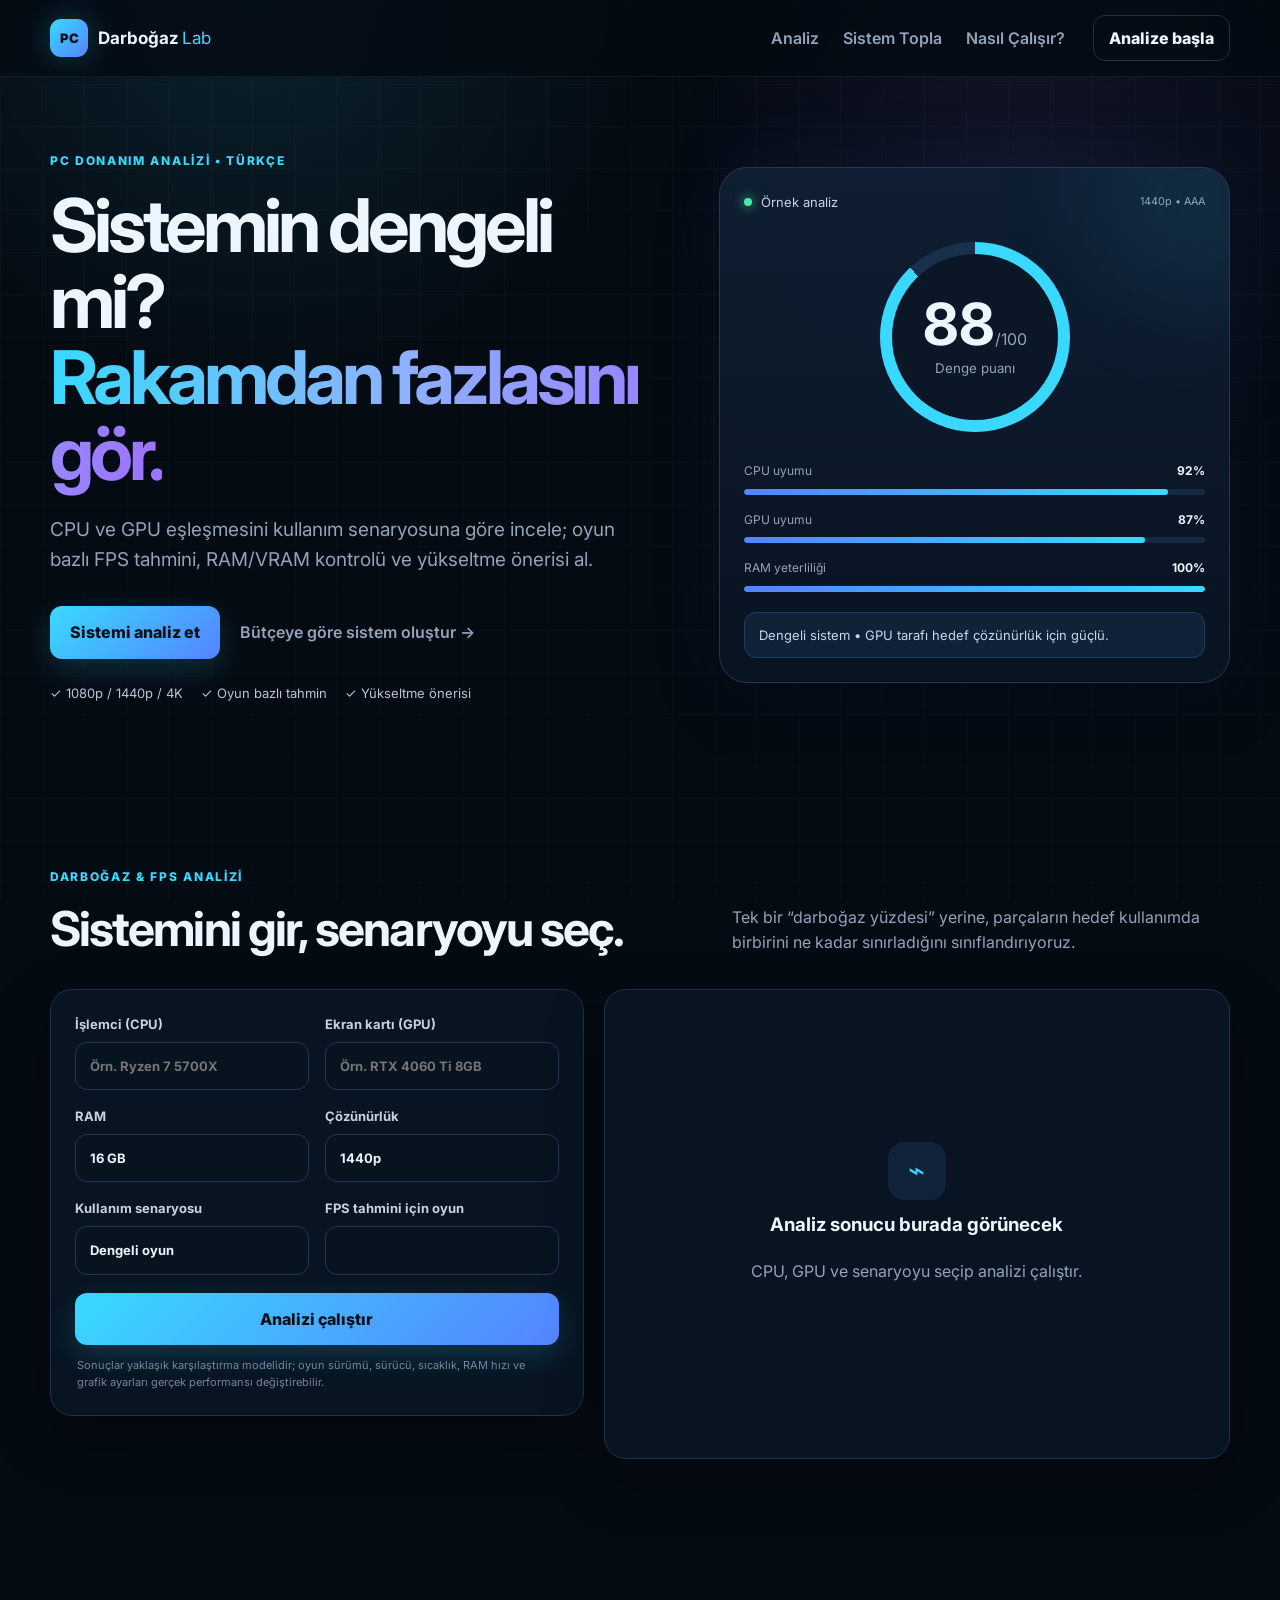
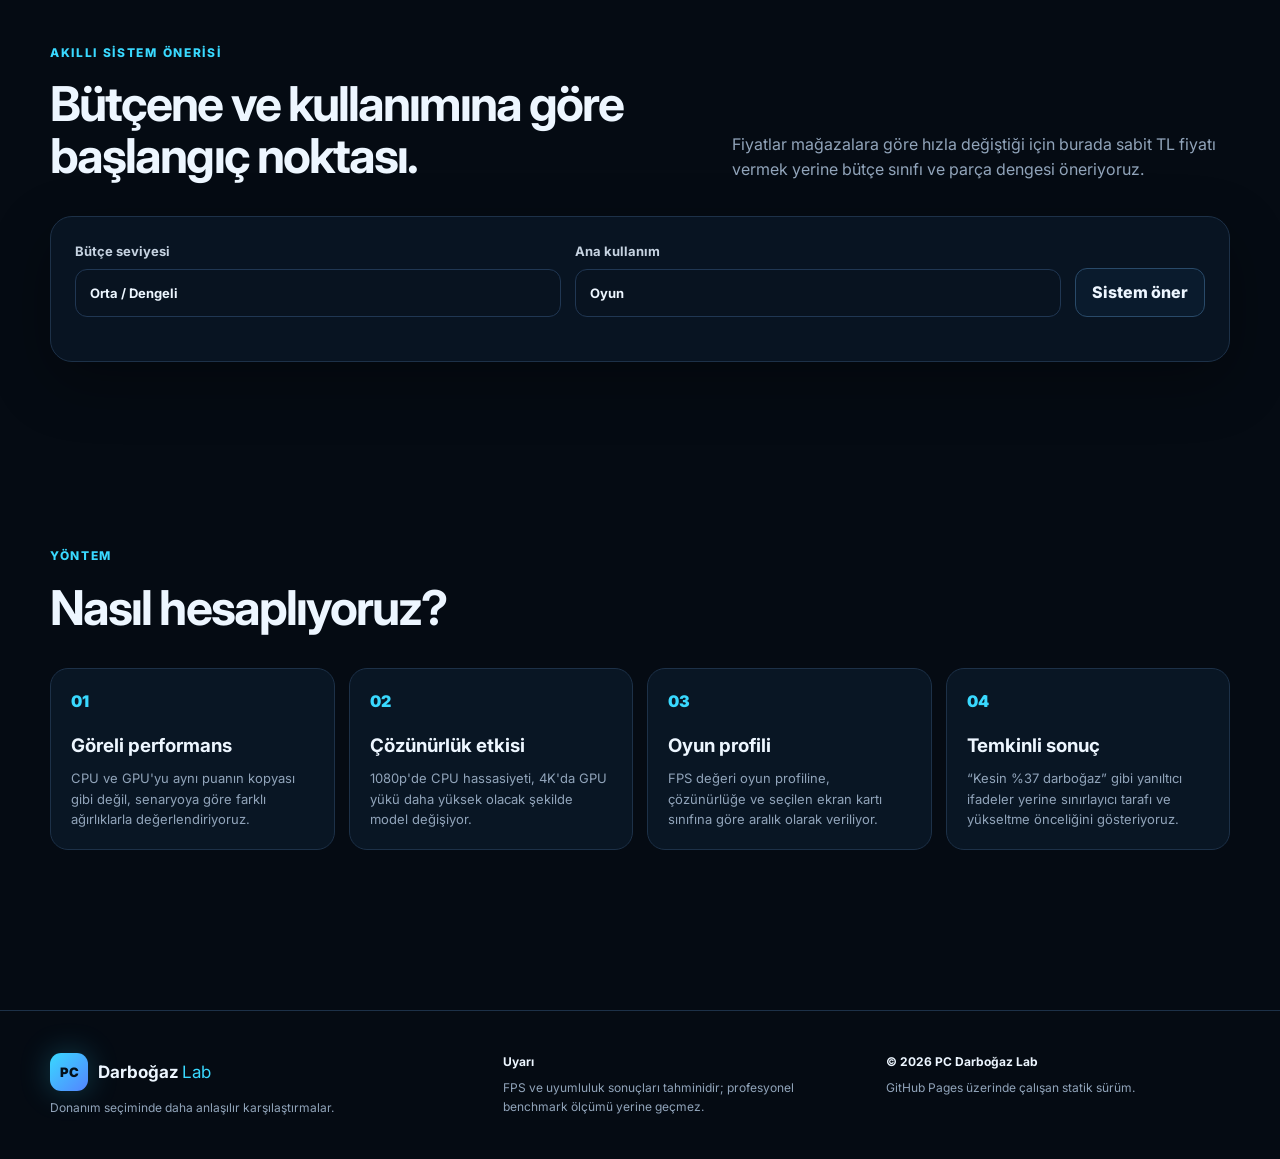
<file: index(2).html>
<!DOCTYPE html>
<html lang="tr">
<head>
  <meta charset="UTF-8" />
  <meta name="viewport" content="width=device-width, initial-scale=1" />
  <title>PC Darboğaz Lab | CPU GPU Uyumu, FPS Tahmini ve Sistem Önerisi</title>
  <meta name="description" content="CPU ve GPU uyumunu senaryo bazlı analiz edin, 1080p/1440p/4K için oyun FPS tahmini alın ve bütçenize göre PC önerileri oluşturun." />
  <meta name="robots" content="index,follow,max-image-preview:large" />
  <meta name="theme-color" content="#07111f" />
  <link rel="canonical" href="https://pcdarbogazlab.github.io/PC-Darbogaz-FPS-sayac-Analiz/" />

  <meta property="og:type" content="website" />
  <meta property="og:locale" content="tr_TR" />
  <meta property="og:title" content="PC Darboğaz Lab" />
  <meta property="og:description" content="CPU–GPU uyumu, oyun bazlı FPS tahmini ve akıllı sistem önerileri." />
  <meta property="og:url" content="https://pcdarbogazlab.github.io/PC-Darbogaz-FPS-sayac-Analiz/" />
  <meta property="og:image" content="https://pcdarbogazlab.github.io/PC-Darbogaz-FPS-sayac-Analiz/assets/og-image.png" />
  <meta property="og:image:width" content="1200" />
  <meta property="og:image:height" content="630" />
  <meta property="og:image:alt" content="PC Darboğaz Lab logosu" />

  <meta name="twitter:card" content="summary_large_image" />
  <meta name="twitter:title" content="PC Darboğaz Lab" />
  <meta name="twitter:description" content="CPU–GPU uyumu, oyun bazlı FPS tahmini ve akıllı sistem önerileri." />
  <meta name="twitter:image" content="https://pcdarbogazlab.github.io/PC-Darbogaz-FPS-sayac-Analiz/assets/og-image.png" />

  <link rel="icon" type="image/png" sizes="48x48" href="assets/favicon.png" />
  <link rel="icon" type="image/png" sizes="192x192" href="assets/icon-192.png" />
  <link rel="icon" type="image/png" sizes="512x512" href="assets/icon-512.png" />
  <link rel="apple-touch-icon" sizes="180x180" href="assets/apple-touch-icon.png" />
  <link rel="preconnect" href="https://fonts.googleapis.com" />
  <link rel="preconnect" href="https://fonts.gstatic.com" crossorigin />
  <link href="https://fonts.googleapis.com/css2?family=Inter:wght@400;500;600;700;800&display=swap" rel="stylesheet" />
  <link rel="stylesheet" href="css/style.css" />

  <script type="application/ld+json">
  {
    "@context": "https://schema.org",
    "@type": "WebApplication",
    "name": "PC Darboğaz Lab",
    "applicationCategory": "UtilitiesApplication",
    "operatingSystem": "Web",
    "inLanguage": "tr-TR",
    "url": "https://pcdarbogazlab.github.io/PC-Darbogaz-FPS-sayac-Analiz/",
    "image": "https://pcdarbogazlab.github.io/PC-Darbogaz-FPS-sayac-Analiz/assets/og-image.png",
    "description": "CPU-GPU uyumu, FPS tahmini ve sistem önerisi aracı."
  }
  </script>
</head>
<body>
  <div class="bg-grid" aria-hidden="true"></div>
  <header class="site-header">
    <div class="shell nav-wrap">
      <a class="brand" href="#top" aria-label="PC Darboğaz Lab ana sayfa">
        <span class="brand-mark">PC</span>
        <span><strong>Darboğaz</strong><em>Lab</em></span>
      </a>
      <nav class="nav-links" aria-label="Ana menü">
        <a href="#analyze">Analiz</a>
        <a href="#builder">Sistem Topla</a>
        <a href="#method">Nasıl Çalışır?</a>
      </nav>
      <a class="ghost-btn" href="#analyze">Analize başla</a>
    </div>
  </header>

  <main id="top">
    <section class="hero shell">
      <div class="hero-copy">
        <span class="eyebrow">PC DONANIM ANALİZİ • TÜRKÇE</span>
        <h1>Sistemin dengeli mi?<br /><span>Rakamdan fazlasını gör.</span></h1>
        <p>CPU ve GPU eşleşmesini kullanım senaryosuna göre incele; oyun bazlı FPS tahmini, RAM/VRAM kontrolü ve yükseltme önerisi al.</p>
        <div class="hero-actions">
          <a class="primary-btn" href="#analyze">Sistemi analiz et</a>
          <a class="text-btn" href="#builder">Bütçeye göre sistem oluştur →</a>
        </div>
        <div class="trust-row" aria-label="Öne çıkan özellikler">
          <span>✓ 1080p / 1440p / 4K</span>
          <span>✓ Oyun bazlı tahmin</span>
          <span>✓ Yükseltme önerisi</span>
        </div>
      </div>
      <div class="hero-panel" aria-label="Örnek performans kartı">
        <div class="panel-head">
          <span class="live-dot"></span>
          <span>Örnek analiz</span>
          <small>1440p • AAA</small>
        </div>
        <div class="score-ring" style="--score: 88">
          <div><strong>88</strong><span>/100</span><small>Denge puanı</small></div>
        </div>
        <div class="mini-bars">
          <div><span>CPU uyumu</span><b>92%</b><i><u style="width:92%"></u></i></div>
          <div><span>GPU uyumu</span><b>87%</b><i><u style="width:87%"></u></i></div>
          <div><span>RAM yeterliliği</span><b>100%</b><i><u style="width:100%"></u></i></div>
        </div>
        <div class="panel-note">Dengeli sistem • GPU tarafı hedef çözünürlük için güçlü.</div>
      </div>
    </section>

    <section class="section shell" id="analyze">
      <div class="section-heading">
        <div><span class="eyebrow">DARBOĞAZ & FPS ANALİZİ</span><h2>Sistemini gir, senaryoyu seç.</h2></div>
        <p>Tek bir “darboğaz yüzdesi” yerine, parçaların hedef kullanımda birbirini ne kadar sınırladığını sınıflandırıyoruz.</p>
      </div>

      <div class="workspace">
        <form id="analysisForm" class="control-card" autocomplete="off">
          <div class="form-grid">
            <label>İşlemci (CPU)
              <input id="cpuInput" list="cpuList" placeholder="Örn. Ryzen 7 5700X" required />
              <datalist id="cpuList"></datalist>
            </label>
            <label>Ekran kartı (GPU)
              <input id="gpuInput" list="gpuList" placeholder="Örn. RTX 4060 Ti 8GB" required />
              <datalist id="gpuList"></datalist>
            </label>
            <label>RAM
              <select id="ramSelect">
                <option value="8">8 GB</option>
                <option value="16" selected>16 GB</option>
                <option value="32">32 GB</option>
                <option value="64">64 GB</option>
              </select>
            </label>
            <label>Çözünürlük
              <select id="resolutionSelect">
                <option value="1080">1080p</option>
                <option value="1440" selected>1440p</option>
                <option value="2160">4K</option>
              </select>
            </label>
            <label>Kullanım senaryosu
              <select id="scenarioSelect">
                <option value="esports">E-spor / yüksek FPS</option>
                <option value="balanced" selected>Dengeli oyun</option>
                <option value="aaa">AAA / yüksek grafik</option>
                <option value="creator">Render / içerik üretimi</option>
              </select>
            </label>
            <label>FPS tahmini için oyun
              <select id="gameSelect"></select>
            </label>
          </div>
          <button class="primary-btn wide" type="submit">Analizi çalıştır</button>
          <p class="fineprint">Sonuçlar yaklaşık karşılaştırma modelidir; oyun sürümü, sürücü, sıcaklık, RAM hızı ve grafik ayarları gerçek performansı değiştirebilir.</p>
        </form>

        <div id="resultCard" class="result-card is-empty" aria-live="polite">
          <div class="empty-state">
            <div class="empty-icon">⌁</div>
            <h3>Analiz sonucu burada görünecek</h3>
            <p>CPU, GPU ve senaryoyu seçip analizi çalıştır.</p>
          </div>
          <div class="result-content" hidden>
            <div class="result-top">
              <div>
                <span class="status-pill" id="statusPill">Dengeli</span>
                <h3 id="resultTitle">Sistem Analizi</h3>
                <p id="resultSummary"></p>
              </div>
              <div class="score-box"><strong id="balanceScore">0</strong><span>/100</span><small>Denge</small></div>
            </div>
            <div class="metric-grid">
              <div><span>Tahmini FPS</span><strong id="fpsValue">—</strong><small id="fpsRange">—</small></div>
              <div><span>CPU tarafı</span><strong id="cpuFit">—</strong><small id="cpuLabel">—</small></div>
              <div><span>GPU tarafı</span><strong id="gpuFit">—</strong><small id="gpuLabel">—</small></div>
              <div><span>Bellek</span><strong id="ramFit">—</strong><small id="ramLabel">—</small></div>
            </div>
            <div class="balance-track" aria-label="CPU GPU denge göstergesi">
              <span>CPU sınırlı</span><div><i id="balanceMarker"></i></div><span>GPU sınırlı</span>
            </div>
            <div class="advice-box"><b>Yükseltme notu</b><p id="adviceText"></p></div>
          </div>
        </div>
      </div>
    </section>

    <section class="section shell" id="builder">
      <div class="section-heading">
        <div><span class="eyebrow">AKILLI SİSTEM ÖNERİSİ</span><h2>Bütçene ve kullanımına göre başlangıç noktası.</h2></div>
        <p>Fiyatlar mağazalara göre hızla değiştiği için burada sabit TL fiyatı vermek yerine bütçe sınıfı ve parça dengesi öneriyoruz.</p>
      </div>
      <div class="builder-card">
        <div class="builder-controls">
          <label>Bütçe seviyesi
            <select id="budgetTier">
              <option value="entry">Giriş / F-P</option>
              <option value="mid" selected>Orta / Dengeli</option>
              <option value="high">Yüksek / Performans</option>
            </select>
          </label>
          <label>Ana kullanım
            <select id="buildUse">
              <option value="gaming" selected>Oyun</option>
              <option value="office">Ofis / günlük</option>
              <option value="creator">Render / video</option>
            </select>
          </label>
          <button type="button" id="buildBtn" class="secondary-btn">Sistem öner</button>
        </div>
        <div id="buildOutput" class="build-output"></div>
      </div>
    </section>

    <section class="section shell" id="method">
      <div class="section-heading compact"><div><span class="eyebrow">YÖNTEM</span><h2>Nasıl hesaplıyoruz?</h2></div></div>
      <div class="feature-grid">
        <article><span>01</span><h3>Göreli performans</h3><p>CPU ve GPU'yu aynı puanın kopyası gibi değil, senaryoya göre farklı ağırlıklarla değerlendiriyoruz.</p></article>
        <article><span>02</span><h3>Çözünürlük etkisi</h3><p>1080p'de CPU hassasiyeti, 4K'da GPU yükü daha yüksek olacak şekilde model değişiyor.</p></article>
        <article><span>03</span><h3>Oyun profili</h3><p>FPS değeri oyun profiline, çözünürlüğe ve seçilen ekran kartı sınıfına göre aralık olarak veriliyor.</p></article>
        <article><span>04</span><h3>Temkinli sonuç</h3><p>“Kesin %37 darboğaz” gibi yanıltıcı ifadeler yerine sınırlayıcı tarafı ve yükseltme önceliğini gösteriyoruz.</p></article>
      </div>
    </section>
  </main>

  <footer class="site-footer">
    <div class="shell footer-grid">
      <div><a class="brand" href="#top"><span class="brand-mark">PC</span><span><strong>Darboğaz</strong><em>Lab</em></span></a><p>Donanım seçiminde daha anlaşılır karşılaştırmalar.</p></div>
      <div><strong>Uyarı</strong><p>FPS ve uyumluluk sonuçları tahminidir; profesyonel benchmark ölçümü yerine geçmez.</p></div>
      <div><strong>© 2026 PC Darboğaz Lab</strong><p>GitHub Pages üzerinde çalışan statik sürüm.</p></div>
    </div>
  </footer>

  <script src="js/data.js"></script>
  <script src="js/app.js"></script>
</body>
</html>
</file>
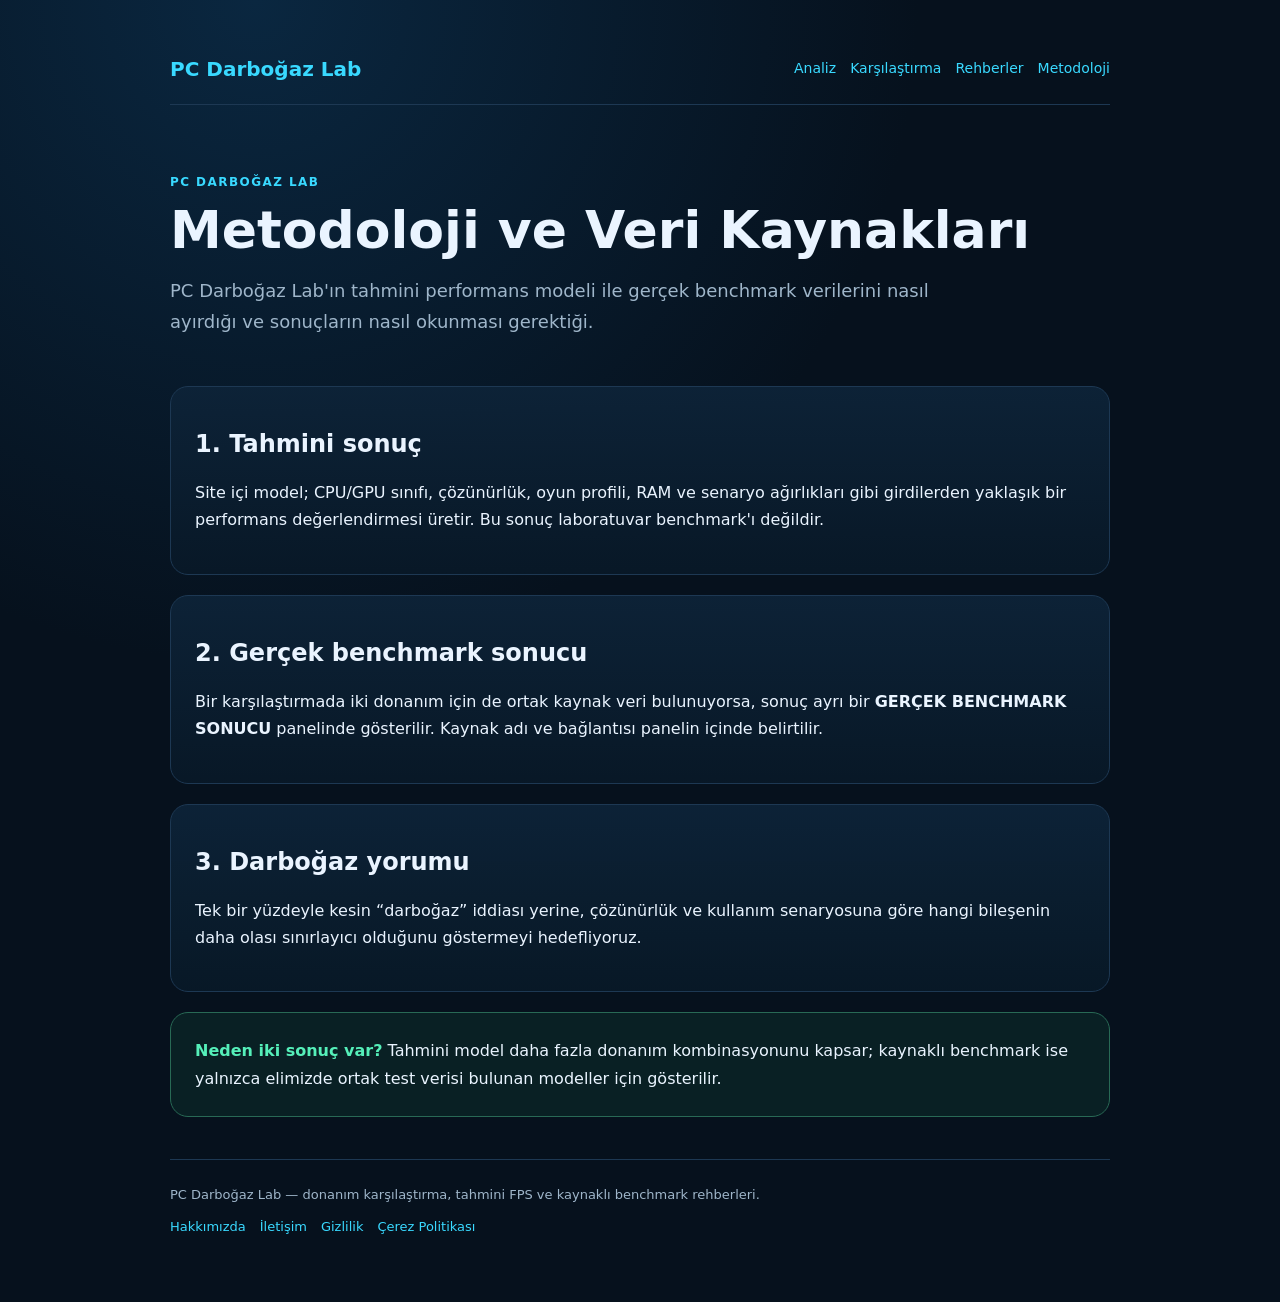
<file: metodoloji.html>
<!doctype html>
<html lang="tr">
<head>
<meta charset="utf-8">
<meta name="viewport" content="width=device-width,initial-scale=1">
<title>Metodoloji ve Veri Kaynakları | PC Darboğaz Lab</title>
<meta name="description" content="PC Darboğaz Lab'ın tahmini performans modeli ile gerçek benchmark verilerini nasıl ayırdığı ve sonuçların nasıl okunması gerektiği.">
<link rel="canonical" href="https://pcdarbogazlab.github.io/PC-Darbogaz-FPS-sayac-Analiz/metodoloji.html">
<link rel="stylesheet" href="css/static.css">
</head>
<body>
<div class="wrap">
<header class="top">
  <a class="brand" href="index.html">PC Darboğaz <span style="color:#39d9ff">Lab</span></a>
  <nav class="nav" aria-label="Sayfa menüsü">
    <a href="index.html#analyze">Analiz</a>
    <a href="index.html#compare">Karşılaştırma</a>
    <a href="rehberler/index.html">Rehberler</a>
    <a href="metodoloji.html">Metodoloji</a>
  </nav>
</header>
<main>
<section class="hero">
<span class="eyebrow">PC DARBOĞAZ LAB</span>
<h1>Metodoloji ve Veri Kaynakları</h1>
<p class="lead">PC Darboğaz Lab'ın tahmini performans modeli ile gerçek benchmark verilerini nasıl ayırdığı ve sonuçların nasıl okunması gerektiği.</p>
</section>

<div class="card">
<h2>1. Tahmini sonuç</h2>
<p>Site içi model; CPU/GPU sınıfı, çözünürlük, oyun profili, RAM ve senaryo ağırlıkları gibi girdilerden yaklaşık bir performans değerlendirmesi üretir. Bu sonuç laboratuvar benchmark'ı değildir.</p>
</div>
<div class="card">
<h2>2. Gerçek benchmark sonucu</h2>
<p>Bir karşılaştırmada iki donanım için de ortak kaynak veri bulunuyorsa, sonuç ayrı bir <strong>GERÇEK BENCHMARK SONUCU</strong> panelinde gösterilir. Kaynak adı ve bağlantısı panelin içinde belirtilir.</p>
</div>
<div class="card">
<h2>3. Darboğaz yorumu</h2>
<p>Tek bir yüzdeyle kesin “darboğaz” iddiası yerine, çözünürlük ve kullanım senaryosuna göre hangi bileşenin daha olası sınırlayıcı olduğunu göstermeyi hedefliyoruz.</p>
</div>
<div class="card notice"><strong>Neden iki sonuç var?</strong> Tahmini model daha fazla donanım kombinasyonunu kapsar; kaynaklı benchmark ise yalnızca elimizde ortak test verisi bulunan modeller için gösterilir.</div>

</main>
<footer class="footer">
  <div>PC Darboğaz Lab — donanım karşılaştırma, tahmini FPS ve kaynaklı benchmark rehberleri.</div>
  <div class="footer-links">
    <a href="hakkimizda.html">Hakkımızda</a>
    <a href="iletisim.html">İletişim</a>
    <a href="gizlilik.html">Gizlilik</a>
    <a href="cerez-politikasi.html">Çerez Politikası</a>
  </div>
</footer>
</div>
</body>
</html>
</file>
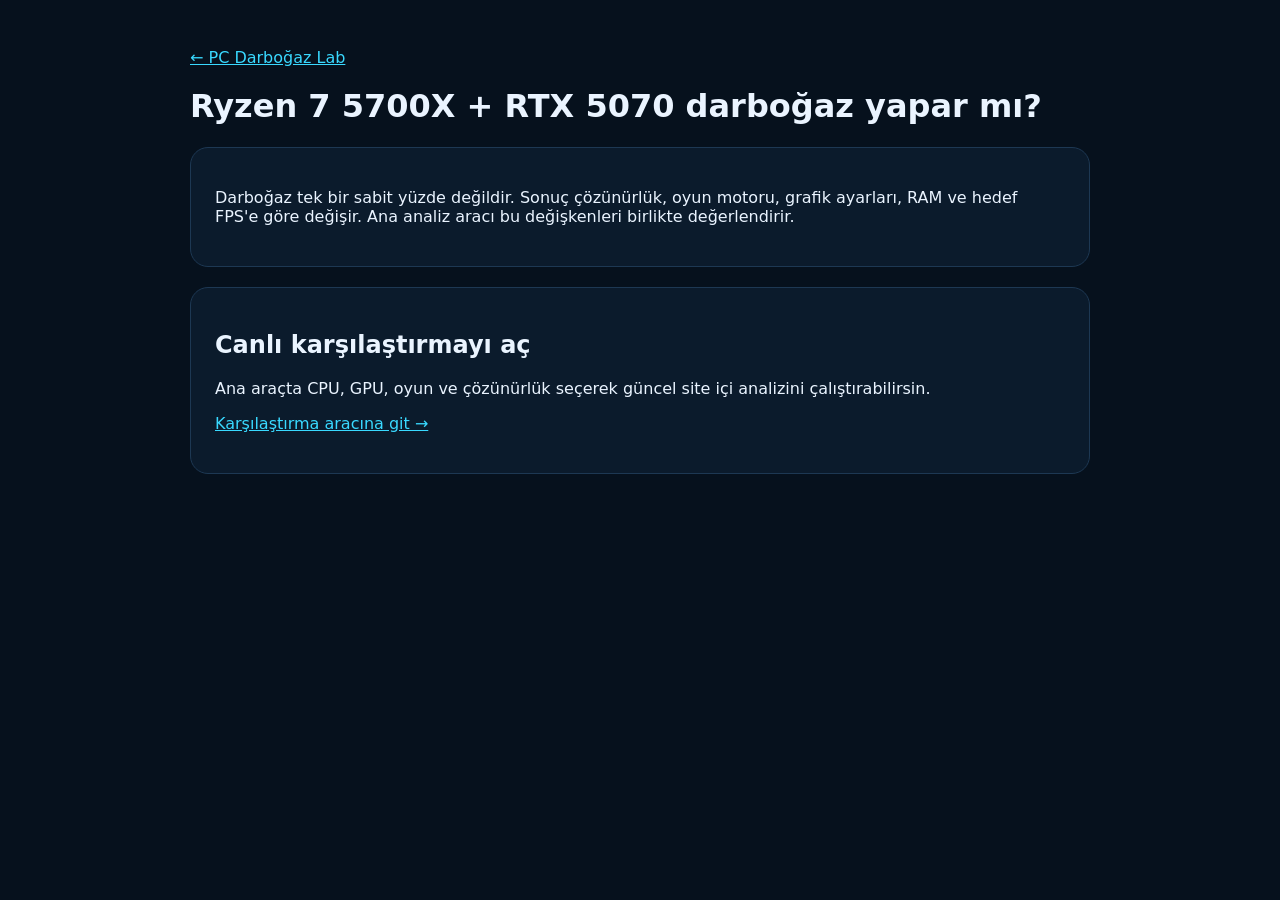
<file: darbogaz/ryzen-7-5700x-rtx-5070.html>
<!doctype html><html lang="tr"><head><meta charset="utf-8"><meta name="viewport" content="width=device-width,initial-scale=1">
<title>Ryzen 7 5700X + RTX 5070 Darboğaz Analizi | PC Darboğaz Lab</title><meta name="description" content="Ryzen 7 5700X ve RTX 5070 kombinasyonu için çözünürlük ve oyun türüne göre darboğaz değerlendirmesi."><link rel="canonical" href="https://pcdarbogazlab.github.io/PC-Darbogaz-FPS-sayac-Analiz/darbogaz/ryzen-7-5700x-rtx-5070.html">
<style>body{font-family:system-ui;background:#06111d;color:#eaf4ff;margin:0}main{max-width:900px;margin:auto;padding:48px 20px}a{color:#39d9ff}.card{background:#0b1b2c;border:1px solid #1d3853;border-radius:18px;padding:24px;margin:20px 0}h1,h2{line-height:1.15}</style></head>
<body><main><a href="../index.html">← PC Darboğaz Lab</a><h1>Ryzen 7 5700X + RTX 5070 darboğaz yapar mı?</h1><div class='card'><p>Darboğaz tek bir sabit yüzde değildir. Sonuç çözünürlük, oyun motoru, grafik ayarları, RAM ve hedef FPS'e göre değişir. Ana analiz aracı bu değişkenleri birlikte değerlendirir.</p></div><div class="card"><h2>Canlı karşılaştırmayı aç</h2><p>Ana araçta CPU, GPU, oyun ve çözünürlük seçerek güncel site içi analizini çalıştırabilirsin.</p><p><a href="../index.html#compare">Karşılaştırma aracına git →</a></p></div></main></body></html>
</file>
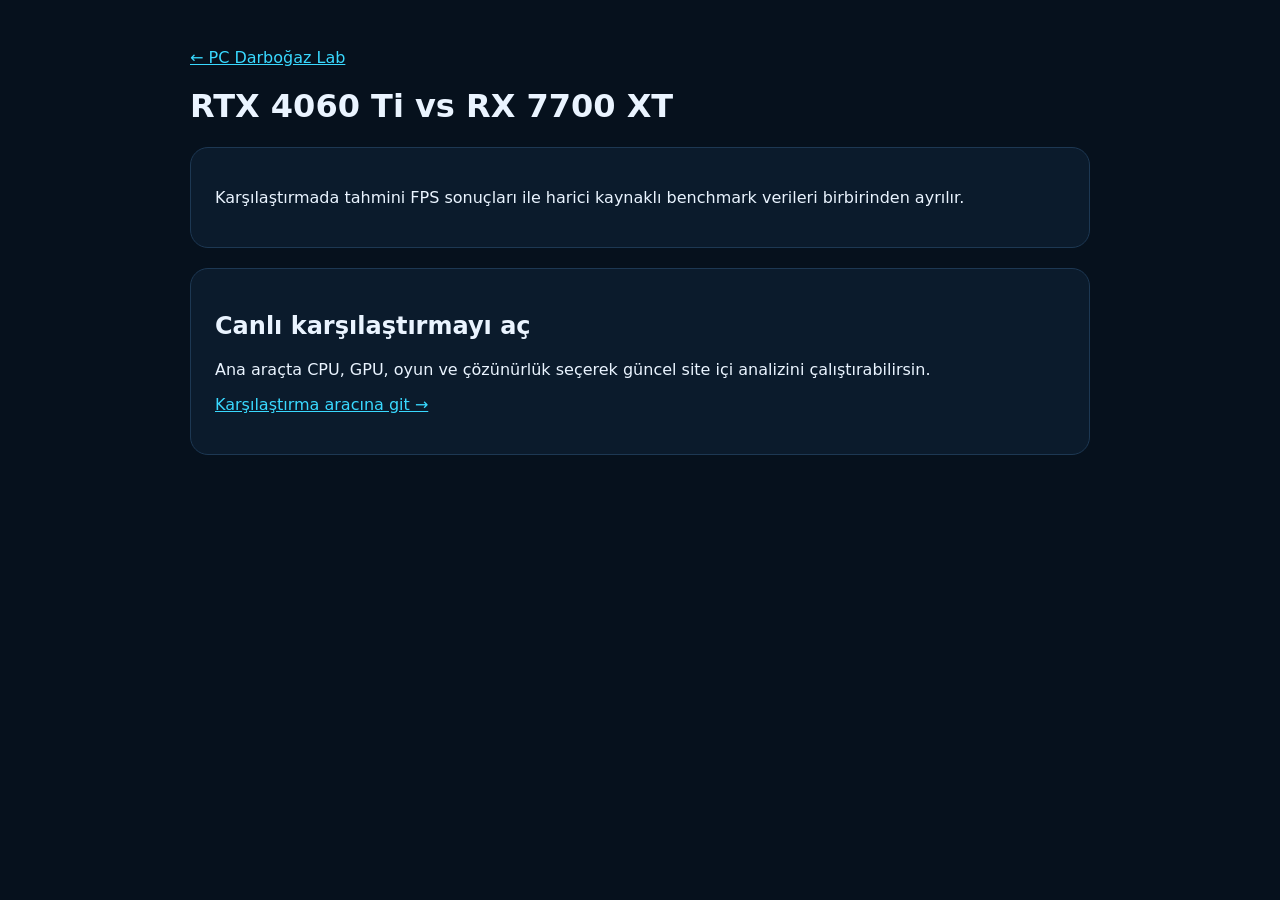
<file: karsilastir/rtx-4060-ti-vs-rx-7700-xt.html>
<!doctype html><html lang="tr"><head><meta charset="utf-8"><meta name="viewport" content="width=device-width,initial-scale=1">
<title>RTX 4060 Ti vs RX 7700 XT Karşılaştırması | PC Darboğaz Lab</title><meta name="description" content="RTX 4060 Ti ve RX 7700 XT oyun performansı, VRAM ve çözünürlük bazlı değerlendirme."><link rel="canonical" href="https://pcdarbogazlab.github.io/PC-Darbogaz-FPS-sayac-Analiz/karsilastir/rtx-4060-ti-vs-rx-7700-xt.html">
<style>body{font-family:system-ui;background:#06111d;color:#eaf4ff;margin:0}main{max-width:900px;margin:auto;padding:48px 20px}a{color:#39d9ff}.card{background:#0b1b2c;border:1px solid #1d3853;border-radius:18px;padding:24px;margin:20px 0}h1,h2{line-height:1.15}</style></head>
<body><main><a href="../index.html">← PC Darboğaz Lab</a><h1>RTX 4060 Ti vs RX 7700 XT</h1><div class='card'><p>Karşılaştırmada tahmini FPS sonuçları ile harici kaynaklı benchmark verileri birbirinden ayrılır.</p></div><div class="card"><h2>Canlı karşılaştırmayı aç</h2><p>Ana araçta CPU, GPU, oyun ve çözünürlük seçerek güncel site içi analizini çalıştırabilirsin.</p><p><a href="../index.html#compare">Karşılaştırma aracına git →</a></p></div></main></body></html>
</file>
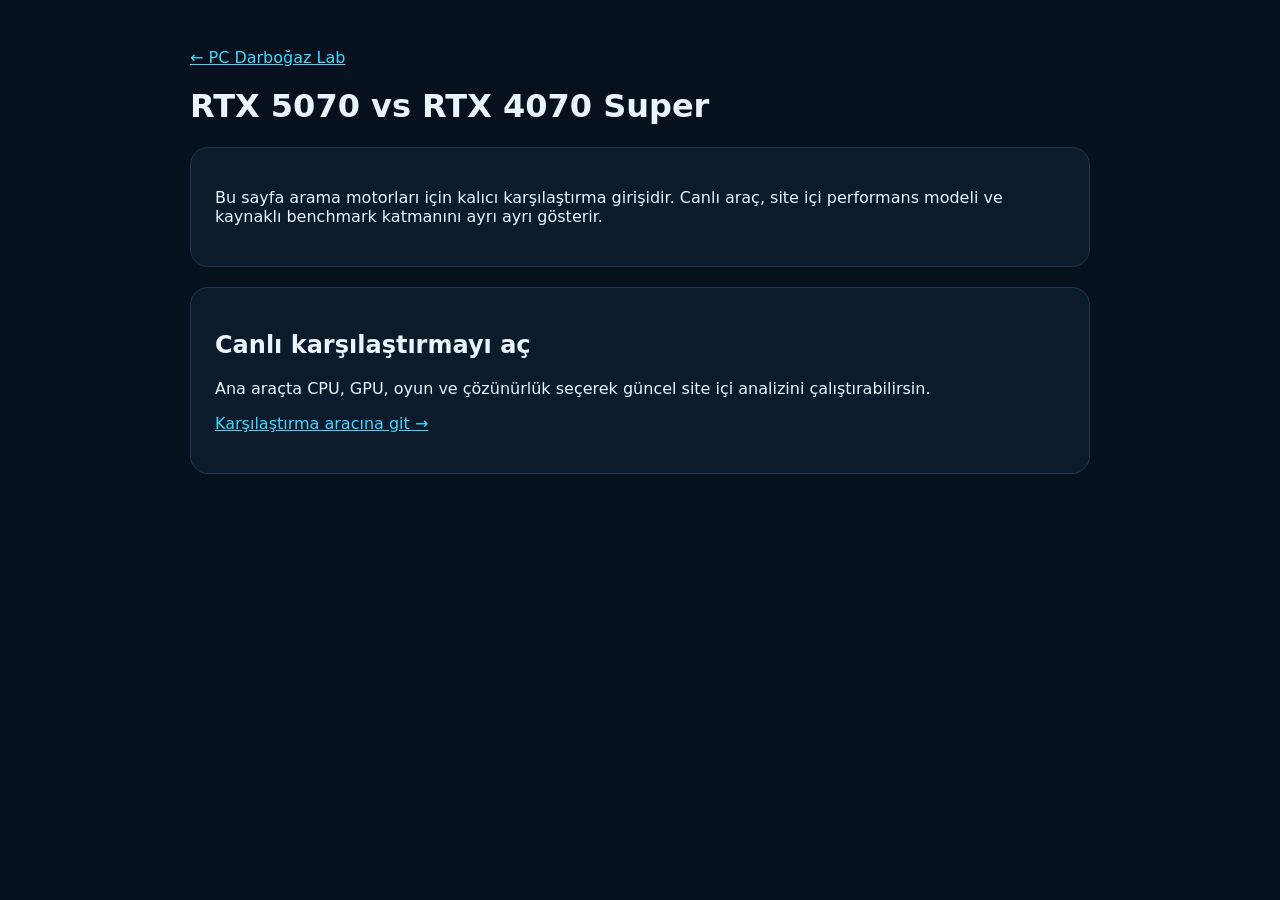
<file: karsilastir/rtx-5070-vs-rtx-4070-super.html>
<!doctype html><html lang="tr"><head><meta charset="utf-8"><meta name="viewport" content="width=device-width,initial-scale=1">
<title>RTX 5070 vs RTX 4070 Super Karşılaştırması | PC Darboğaz Lab</title><meta name="description" content="RTX 5070 ile RTX 4070 Super performans, VRAM, 1080p, 1440p ve 4K açısından karşılaştırılır."><link rel="canonical" href="https://pcdarbogazlab.github.io/PC-Darbogaz-FPS-sayac-Analiz/karsilastir/rtx-5070-vs-rtx-4070-super.html">
<style>body{font-family:system-ui;background:#06111d;color:#eaf4ff;margin:0}main{max-width:900px;margin:auto;padding:48px 20px}a{color:#39d9ff}.card{background:#0b1b2c;border:1px solid #1d3853;border-radius:18px;padding:24px;margin:20px 0}h1,h2{line-height:1.15}</style></head>
<body><main><a href="../index.html">← PC Darboğaz Lab</a><h1>RTX 5070 vs RTX 4070 Super</h1><div class='card'><p>Bu sayfa arama motorları için kalıcı karşılaştırma girişidir. Canlı araç, site içi performans modeli ve kaynaklı benchmark katmanını ayrı ayrı gösterir.</p></div><div class="card"><h2>Canlı karşılaştırmayı aç</h2><p>Ana araçta CPU, GPU, oyun ve çözünürlük seçerek güncel site içi analizini çalıştırabilirsin.</p><p><a href="../index.html#compare">Karşılaştırma aracına git →</a></p></div></main></body></html>
</file>
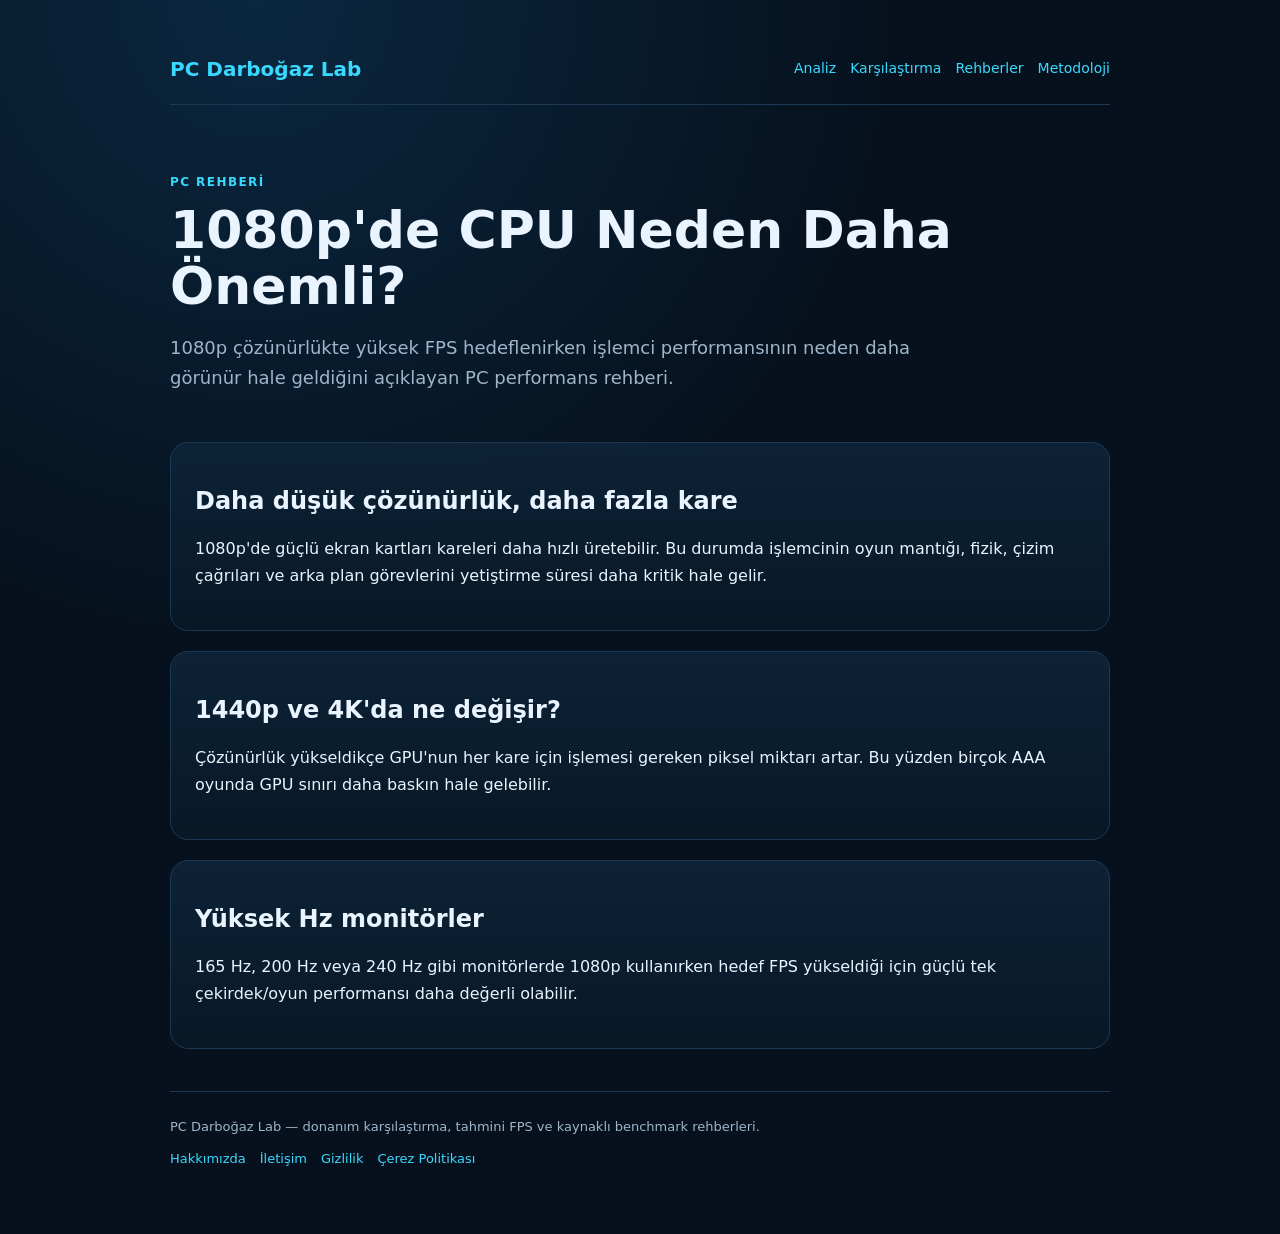
<file: rehberler/1080p-cpu-neden-onemli.html>
<!doctype html>
<html lang="tr">
<head>
<meta charset="utf-8">
<meta name="viewport" content="width=device-width,initial-scale=1">
<title>1080p'de CPU Neden Daha Önemli? | PC Darboğaz Lab</title>
<meta name="description" content="1080p çözünürlükte yüksek FPS hedeflenirken işlemci performansının neden daha görünür hale geldiğini açıklayan PC performans rehberi.">
<link rel="canonical" href="https://pcdarbogazlab.github.io/PC-Darbogaz-FPS-sayac-Analiz/rehberler/1080p-cpu-neden-onemli.html">
<link rel="stylesheet" href="../css/static.css">
</head>
<body>
<div class="wrap">
<header class="top">
  <a class="brand" href="../index.html">PC Darboğaz <span style="color:#39d9ff">Lab</span></a>
  <nav class="nav" aria-label="Sayfa menüsü">
    <a href="../index.html#analyze">Analiz</a>
    <a href="../index.html#compare">Karşılaştırma</a>
    <a href="../rehberler/index.html">Rehberler</a>
    <a href="../metodoloji.html">Metodoloji</a>
  </nav>
</header>
<main>
<section class="hero">
<span class="eyebrow">PC REHBERİ</span>
<h1>1080p'de CPU Neden Daha Önemli?</h1>
<p class="lead">1080p çözünürlükte yüksek FPS hedeflenirken işlemci performansının neden daha görünür hale geldiğini açıklayan PC performans rehberi.</p>
</section>

<div class="card"><h2>Daha düşük çözünürlük, daha fazla kare</h2><p>1080p'de güçlü ekran kartları kareleri daha hızlı üretebilir. Bu durumda işlemcinin oyun mantığı, fizik, çizim çağrıları ve arka plan görevlerini yetiştirme süresi daha kritik hale gelir.</p></div>
<div class="card"><h2>1440p ve 4K'da ne değişir?</h2><p>Çözünürlük yükseldikçe GPU'nun her kare için işlemesi gereken piksel miktarı artar. Bu yüzden birçok AAA oyunda GPU sınırı daha baskın hale gelebilir.</p></div>
<div class="card"><h2>Yüksek Hz monitörler</h2><p>165 Hz, 200 Hz veya 240 Hz gibi monitörlerde 1080p kullanırken hedef FPS yükseldiği için güçlü tek çekirdek/oyun performansı daha değerli olabilir.</p></div>

</main>
<footer class="footer">
  <div>PC Darboğaz Lab — donanım karşılaştırma, tahmini FPS ve kaynaklı benchmark rehberleri.</div>
  <div class="footer-links">
    <a href="../hakkimizda.html">Hakkımızda</a>
    <a href="../iletisim.html">İletişim</a>
    <a href="../gizlilik.html">Gizlilik</a>
    <a href="../cerez-politikasi.html">Çerez Politikası</a>
  </div>
</footer>
</div>
</body>
</html>
</file>
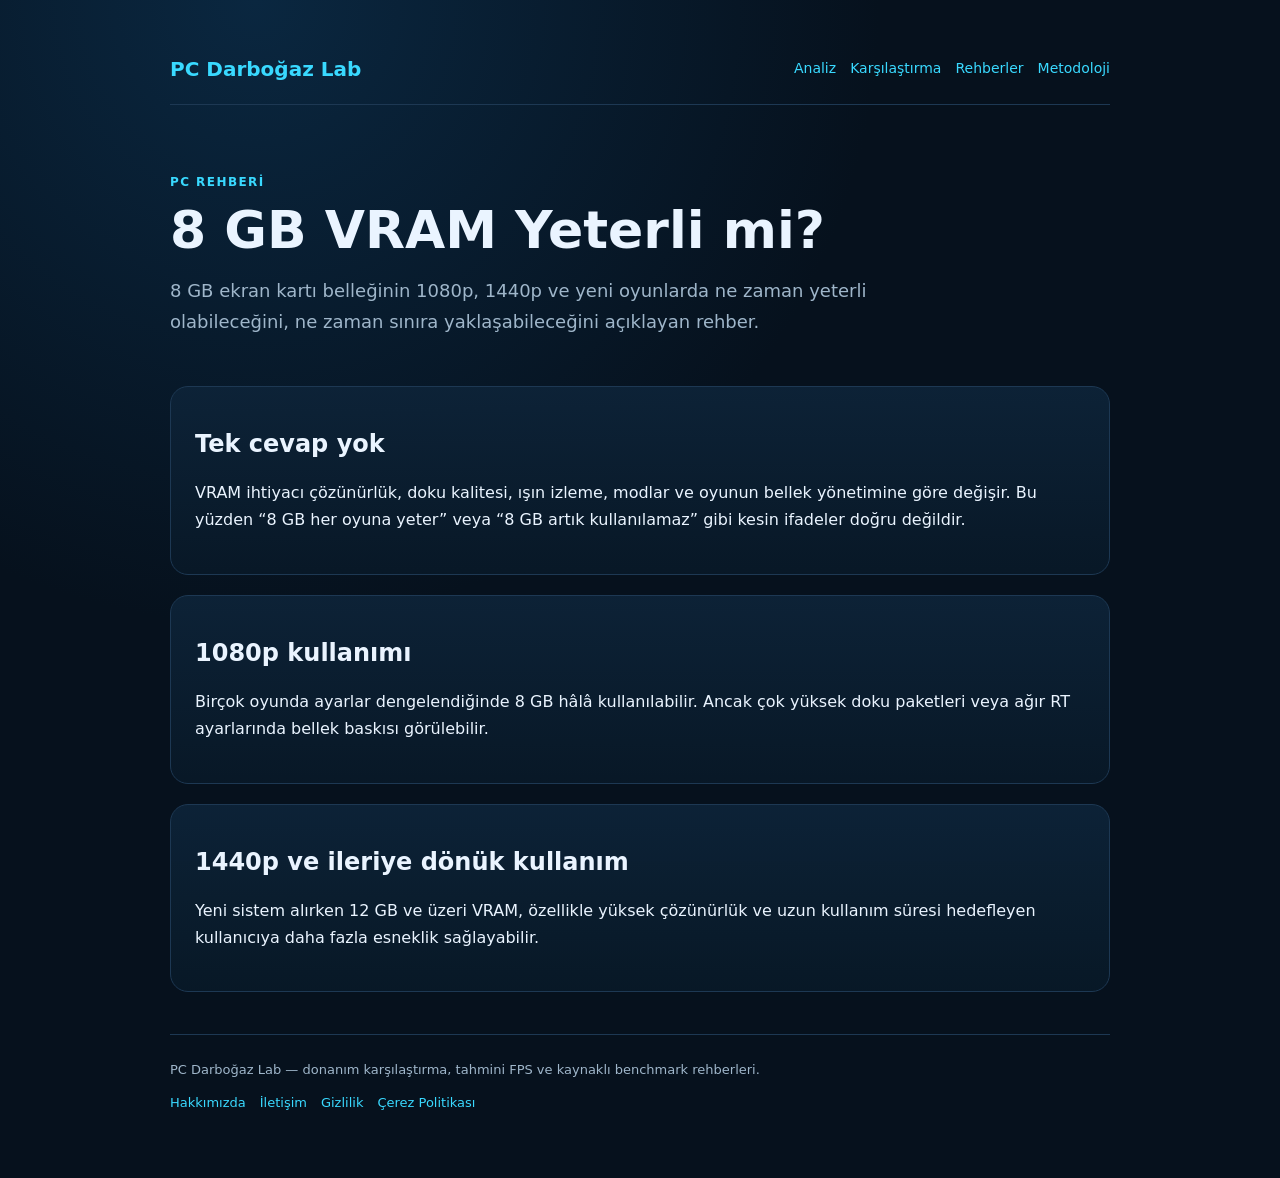
<file: rehberler/8gb-vram-yeterli-mi.html>
<!doctype html>
<html lang="tr">
<head>
<meta charset="utf-8">
<meta name="viewport" content="width=device-width,initial-scale=1">
<title>8 GB VRAM Yeterli mi? | PC Darboğaz Lab</title>
<meta name="description" content="8 GB ekran kartı belleğinin 1080p, 1440p ve yeni oyunlarda ne zaman yeterli olabileceğini, ne zaman sınıra yaklaşabileceğini açıklayan rehber.">
<link rel="canonical" href="https://pcdarbogazlab.github.io/PC-Darbogaz-FPS-sayac-Analiz/rehberler/8gb-vram-yeterli-mi.html">
<link rel="stylesheet" href="../css/static.css">
</head>
<body>
<div class="wrap">
<header class="top">
  <a class="brand" href="../index.html">PC Darboğaz <span style="color:#39d9ff">Lab</span></a>
  <nav class="nav" aria-label="Sayfa menüsü">
    <a href="../index.html#analyze">Analiz</a>
    <a href="../index.html#compare">Karşılaştırma</a>
    <a href="../rehberler/index.html">Rehberler</a>
    <a href="../metodoloji.html">Metodoloji</a>
  </nav>
</header>
<main>
<section class="hero">
<span class="eyebrow">PC REHBERİ</span>
<h1>8 GB VRAM Yeterli mi?</h1>
<p class="lead">8 GB ekran kartı belleğinin 1080p, 1440p ve yeni oyunlarda ne zaman yeterli olabileceğini, ne zaman sınıra yaklaşabileceğini açıklayan rehber.</p>
</section>

<div class="card"><h2>Tek cevap yok</h2><p>VRAM ihtiyacı çözünürlük, doku kalitesi, ışın izleme, modlar ve oyunun bellek yönetimine göre değişir. Bu yüzden “8 GB her oyuna yeter” veya “8 GB artık kullanılamaz” gibi kesin ifadeler doğru değildir.</p></div>
<div class="card"><h2>1080p kullanımı</h2><p>Birçok oyunda ayarlar dengelendiğinde 8 GB hâlâ kullanılabilir. Ancak çok yüksek doku paketleri veya ağır RT ayarlarında bellek baskısı görülebilir.</p></div>
<div class="card"><h2>1440p ve ileriye dönük kullanım</h2><p>Yeni sistem alırken 12 GB ve üzeri VRAM, özellikle yüksek çözünürlük ve uzun kullanım süresi hedefleyen kullanıcıya daha fazla esneklik sağlayabilir.</p></div>

</main>
<footer class="footer">
  <div>PC Darboğaz Lab — donanım karşılaştırma, tahmini FPS ve kaynaklı benchmark rehberleri.</div>
  <div class="footer-links">
    <a href="../hakkimizda.html">Hakkımızda</a>
    <a href="../iletisim.html">İletişim</a>
    <a href="../gizlilik.html">Gizlilik</a>
    <a href="../cerez-politikasi.html">Çerez Politikası</a>
  </div>
</footer>
</div>
</body>
</html>
</file>
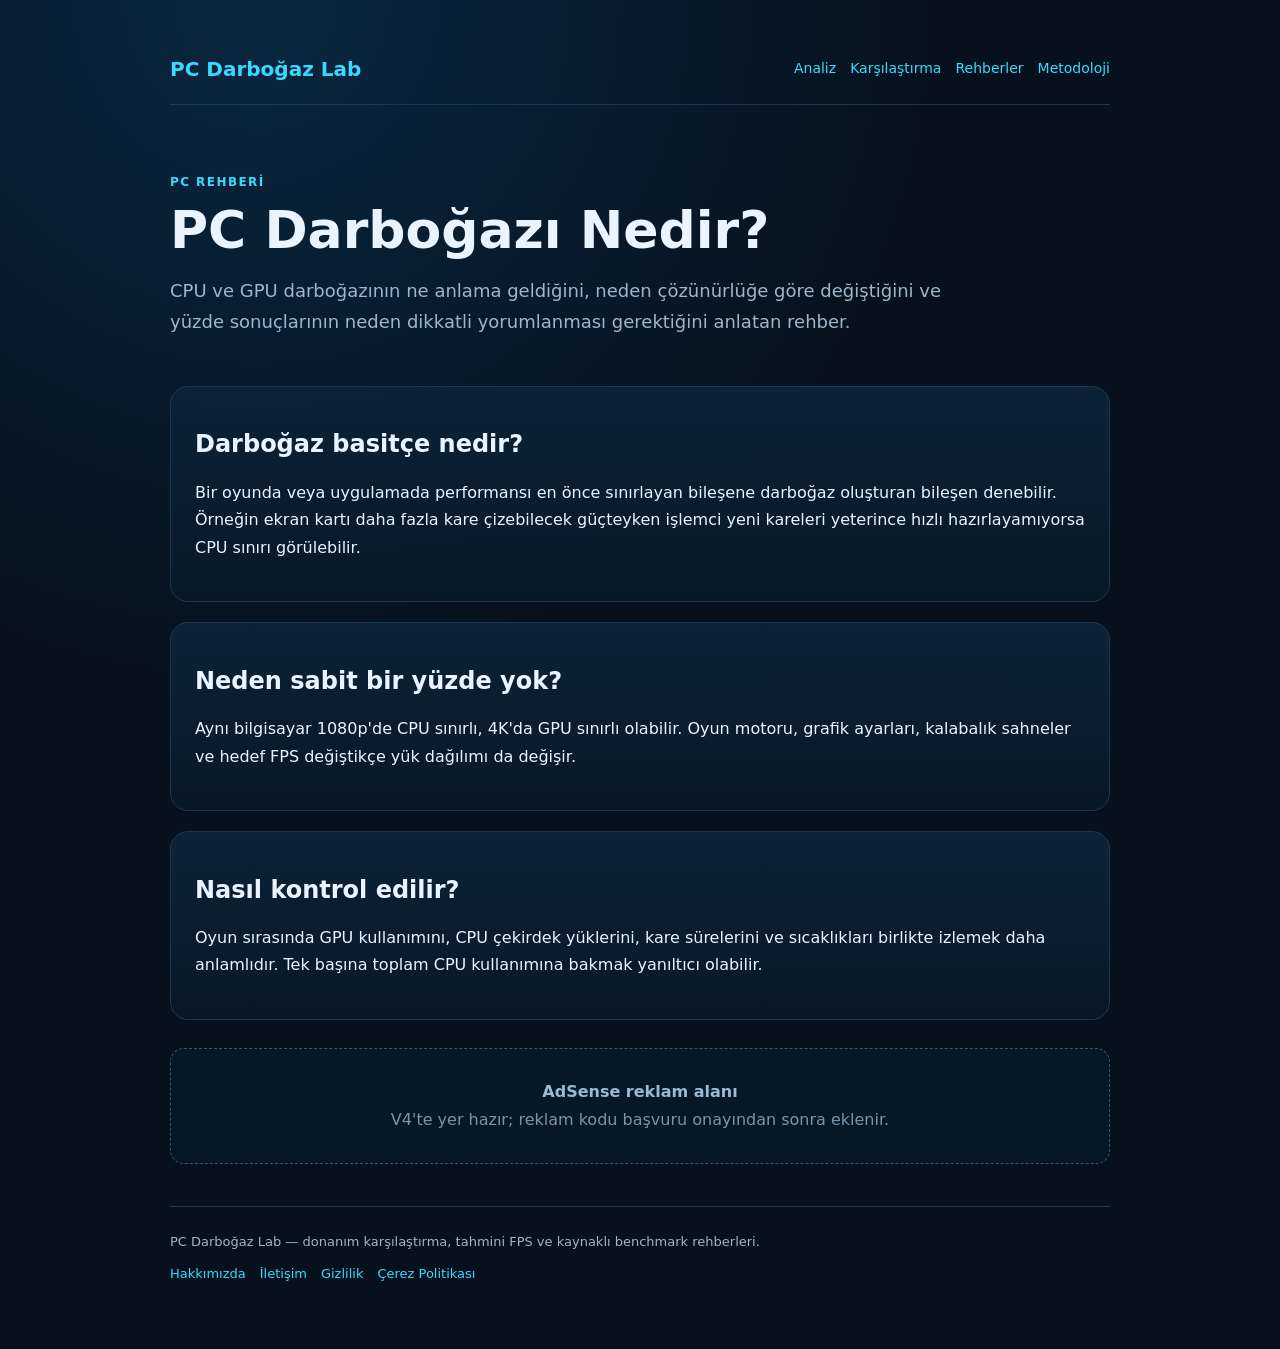
<file: rehberler/darbogaz-nedir.html>
<!doctype html>
<html lang="tr">
<head>
<meta charset="utf-8">
<meta name="viewport" content="width=device-width,initial-scale=1">
<title>PC Darboğazı Nedir? | PC Darboğaz Lab</title>
<meta name="description" content="CPU ve GPU darboğazının ne anlama geldiğini, neden çözünürlüğe göre değiştiğini ve yüzde sonuçlarının neden dikkatli yorumlanması gerektiğini anlatan rehber.">
<link rel="canonical" href="https://pcdarbogazlab.github.io/PC-Darbogaz-FPS-sayac-Analiz/rehberler/darbogaz-nedir.html">
<link rel="stylesheet" href="../css/static.css">
</head>
<body>
<div class="wrap">
<header class="top">
  <a class="brand" href="../index.html">PC Darboğaz <span style="color:#39d9ff">Lab</span></a>
  <nav class="nav" aria-label="Sayfa menüsü">
    <a href="../index.html#analyze">Analiz</a>
    <a href="../index.html#compare">Karşılaştırma</a>
    <a href="../rehberler/index.html">Rehberler</a>
    <a href="../metodoloji.html">Metodoloji</a>
  </nav>
</header>
<main>
<section class="hero">
<span class="eyebrow">PC REHBERİ</span>
<h1>PC Darboğazı Nedir?</h1>
<p class="lead">CPU ve GPU darboğazının ne anlama geldiğini, neden çözünürlüğe göre değiştiğini ve yüzde sonuçlarının neden dikkatli yorumlanması gerektiğini anlatan rehber.</p>
</section>

<div class="card"><h2>Darboğaz basitçe nedir?</h2><p>Bir oyunda veya uygulamada performansı en önce sınırlayan bileşene darboğaz oluşturan bileşen denebilir. Örneğin ekran kartı daha fazla kare çizebilecek güçteyken işlemci yeni kareleri yeterince hızlı hazırlayamıyorsa CPU sınırı görülebilir.</p></div>
<div class="card"><h2>Neden sabit bir yüzde yok?</h2><p>Aynı bilgisayar 1080p'de CPU sınırlı, 4K'da GPU sınırlı olabilir. Oyun motoru, grafik ayarları, kalabalık sahneler ve hedef FPS değiştikçe yük dağılımı da değişir.</p></div>
<div class="card"><h2>Nasıl kontrol edilir?</h2><p>Oyun sırasında GPU kullanımını, CPU çekirdek yüklerini, kare sürelerini ve sıcaklıkları birlikte izlemek daha anlamlıdır. Tek başına toplam CPU kullanımına bakmak yanıltıcı olabilir.</p></div>
<div class="ad-placeholder"><div><strong>AdSense reklam alanı</strong>V4'te yer hazır; reklam kodu başvuru onayından sonra eklenir.</div></div>

</main>
<footer class="footer">
  <div>PC Darboğaz Lab — donanım karşılaştırma, tahmini FPS ve kaynaklı benchmark rehberleri.</div>
  <div class="footer-links">
    <a href="../hakkimizda.html">Hakkımızda</a>
    <a href="../iletisim.html">İletişim</a>
    <a href="../gizlilik.html">Gizlilik</a>
    <a href="../cerez-politikasi.html">Çerez Politikası</a>
  </div>
</footer>
</div>
</body>
</html>
</file>
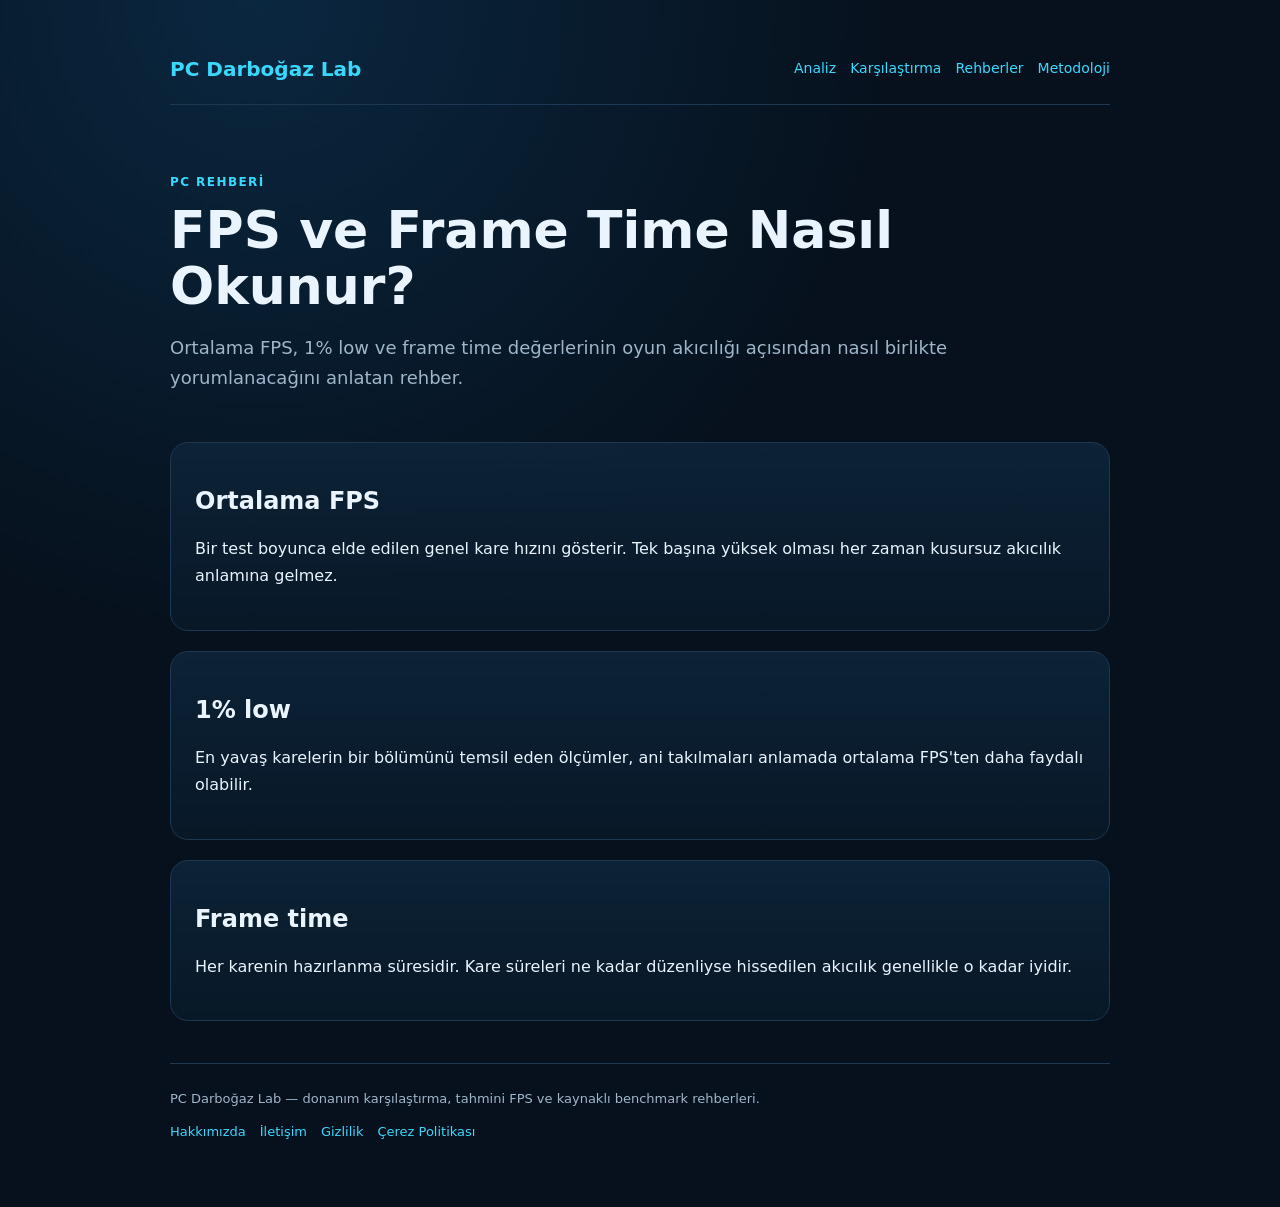
<file: rehberler/fps-nasil-okunur.html>
<!doctype html>
<html lang="tr">
<head>
<meta charset="utf-8">
<meta name="viewport" content="width=device-width,initial-scale=1">
<title>FPS ve Frame Time Nasıl Okunur? | PC Darboğaz Lab</title>
<meta name="description" content="Ortalama FPS, 1% low ve frame time değerlerinin oyun akıcılığı açısından nasıl birlikte yorumlanacağını anlatan rehber.">
<link rel="canonical" href="https://pcdarbogazlab.github.io/PC-Darbogaz-FPS-sayac-Analiz/rehberler/fps-nasil-okunur.html">
<link rel="stylesheet" href="../css/static.css">
</head>
<body>
<div class="wrap">
<header class="top">
  <a class="brand" href="../index.html">PC Darboğaz <span style="color:#39d9ff">Lab</span></a>
  <nav class="nav" aria-label="Sayfa menüsü">
    <a href="../index.html#analyze">Analiz</a>
    <a href="../index.html#compare">Karşılaştırma</a>
    <a href="../rehberler/index.html">Rehberler</a>
    <a href="../metodoloji.html">Metodoloji</a>
  </nav>
</header>
<main>
<section class="hero">
<span class="eyebrow">PC REHBERİ</span>
<h1>FPS ve Frame Time Nasıl Okunur?</h1>
<p class="lead">Ortalama FPS, 1% low ve frame time değerlerinin oyun akıcılığı açısından nasıl birlikte yorumlanacağını anlatan rehber.</p>
</section>

<div class="card"><h2>Ortalama FPS</h2><p>Bir test boyunca elde edilen genel kare hızını gösterir. Tek başına yüksek olması her zaman kusursuz akıcılık anlamına gelmez.</p></div>
<div class="card"><h2>1% low</h2><p>En yavaş karelerin bir bölümünü temsil eden ölçümler, ani takılmaları anlamada ortalama FPS'ten daha faydalı olabilir.</p></div>
<div class="card"><h2>Frame time</h2><p>Her karenin hazırlanma süresidir. Kare süreleri ne kadar düzenliyse hissedilen akıcılık genellikle o kadar iyidir.</p></div>

</main>
<footer class="footer">
  <div>PC Darboğaz Lab — donanım karşılaştırma, tahmini FPS ve kaynaklı benchmark rehberleri.</div>
  <div class="footer-links">
    <a href="../hakkimizda.html">Hakkımızda</a>
    <a href="../iletisim.html">İletişim</a>
    <a href="../gizlilik.html">Gizlilik</a>
    <a href="../cerez-politikasi.html">Çerez Politikası</a>
  </div>
</footer>
</div>
</body>
</html>
</file>
<file: css/style.css>
:root{
  --bg:#050b13;--bg2:#07111f;--card:#0b1626;--card2:#0e1d31;--line:#1d3148;
  --text:#edf6ff;--muted:#91a4ba;--cyan:#39d9ff;--blue:#5484ff;--violet:#9d72ff;
  --green:#4ee6a8;--amber:#ffcf66;--red:#ff7e91;--radius:22px;--shadow:0 20px 60px rgba(0,0,0,.32)
}
*{box-sizing:border-box}html{scroll-behavior:smooth}body{margin:0;background:var(--bg);color:var(--text);font-family:Inter,system-ui,sans-serif;line-height:1.55}.bg-grid{position:fixed;inset:0;pointer-events:none;z-index:-2;background:radial-gradient(circle at 20% 0%,rgba(57,217,255,.11),transparent 30%),radial-gradient(circle at 80% 20%,rgba(157,114,255,.09),transparent 28%),linear-gradient(rgba(255,255,255,.018) 1px,transparent 1px),linear-gradient(90deg,rgba(255,255,255,.018) 1px,transparent 1px);background-size:auto,auto,42px 42px,42px 42px}.shell{width:min(1180px,calc(100% - 40px));margin:auto}.site-header{position:sticky;top:0;z-index:50;background:rgba(5,11,19,.78);backdrop-filter:blur(18px);border-bottom:1px solid rgba(255,255,255,.06)}.nav-wrap{height:76px;display:flex;align-items:center;gap:28px}.brand{display:inline-flex;align-items:center;gap:10px;color:var(--text);text-decoration:none;font-size:17px}.brand span:last-child{display:flex;gap:3px}.brand em{font-style:normal;color:var(--cyan)}.brand-mark{display:grid;place-items:center;width:38px;height:38px;border-radius:11px;background:linear-gradient(135deg,var(--cyan),var(--blue));color:#04101a;font-weight:900;font-size:13px;box-shadow:0 0 30px rgba(57,217,255,.25)}.nav-links{display:flex;gap:24px;margin-left:auto}.nav-links a,.text-btn{color:var(--muted);text-decoration:none;font-weight:600}.nav-links a:hover,.text-btn:hover{color:var(--text)}.ghost-btn,.primary-btn,.secondary-btn{border:0;text-decoration:none;font:inherit;font-weight:800;cursor:pointer;border-radius:12px;transition:.2s transform,.2s filter}.ghost-btn{color:var(--text);border:1px solid var(--line);padding:10px 15px}.ghost-btn:hover,.primary-btn:hover,.secondary-btn:hover{transform:translateY(-1px);filter:brightness(1.08)}.hero{min-height:630px;display:grid;grid-template-columns:1.08fr .92fr;gap:70px;align-items:center;padding-top:70px;padding-bottom:70px}.eyebrow{display:inline-block;color:var(--cyan);font-size:12px;font-weight:800;letter-spacing:.14em;margin-bottom:16px}.hero h1{font-size:clamp(42px,6vw,74px);line-height:1.03;letter-spacing:-.055em;margin:0 0 24px}.hero h1 span{background:linear-gradient(90deg,var(--cyan),#8db2ff,var(--violet));-webkit-background-clip:text;color:transparent}.hero-copy>p{font-size:19px;color:var(--muted);max-width:650px}.hero-actions{display:flex;align-items:center;gap:20px;margin:32px 0 24px}.primary-btn{display:inline-flex;justify-content:center;align-items:center;background:linear-gradient(135deg,var(--cyan),var(--blue));color:#04101a;padding:14px 20px;box-shadow:0 10px 30px rgba(57,217,255,.18)}.secondary-btn{background:#13263d;color:var(--text);border:1px solid #2a4464;padding:12px 18px}.wide{width:100%;margin-top:18px}.trust-row{display:flex;flex-wrap:wrap;gap:18px;color:#b7c5d5;font-size:13px}.hero-panel{background:linear-gradient(180deg,rgba(15,31,51,.96),rgba(9,20,35,.96));border:1px solid #203955;border-radius:28px;padding:24px;box-shadow:var(--shadow),0 0 80px rgba(84,132,255,.09);position:relative;overflow:hidden}.hero-panel:before{content:"";position:absolute;width:220px;height:220px;border-radius:50%;background:rgba(57,217,255,.08);filter:blur(50px);right:-80px;top:-80px}.panel-head{display:flex;align-items:center;gap:9px;color:#c7d5e5;font-size:13px}.panel-head small{margin-left:auto;color:var(--muted)}.live-dot{width:8px;height:8px;border-radius:50%;background:var(--green);box-shadow:0 0 12px var(--green)}.score-ring{width:190px;height:190px;border-radius:50%;margin:30px auto;display:grid;place-items:center;background:conic-gradient(var(--cyan) calc(var(--score)*1%),#18304b 0);position:relative}.score-ring:after{content:"";position:absolute;inset:12px;border-radius:50%;background:#0b1727}.score-ring div{z-index:2;text-align:center}.score-ring strong{font-size:58px;line-height:1}.score-ring span{color:var(--muted)}.score-ring small{display:block;color:var(--muted);margin-top:5px}.mini-bars{display:grid;gap:16px}.mini-bars>div{display:grid;grid-template-columns:1fr auto;gap:8px;font-size:12px;color:var(--muted)}.mini-bars b{color:var(--text)}.mini-bars i{grid-column:1/-1;height:6px;background:#152a43;border-radius:99px;overflow:hidden}.mini-bars u{display:block;height:100%;background:linear-gradient(90deg,var(--blue),var(--cyan));border-radius:99px;text-decoration:none}.panel-note{margin-top:20px;background:#102238;border:1px solid #1e3d5c;border-radius:12px;padding:12px 14px;color:#c7d7e8;font-size:13px}.section{padding:90px 0}.section-heading{display:grid;grid-template-columns:1fr .8fr;gap:60px;align-items:end;margin-bottom:34px}.section-heading.compact{grid-template-columns:1fr}.section-heading h2{font-size:clamp(30px,4vw,48px);line-height:1.08;letter-spacing:-.04em;margin:0}.section-heading p{color:var(--muted);margin:0}.workspace{display:grid;grid-template-columns:.92fr 1.08fr;gap:20px;align-items:start;overflow-anchor:none}.control-card,.result-card,.builder-card{background:rgba(10,22,37,.88);border:1px solid var(--line);border-radius:var(--radius);box-shadow:var(--shadow)}.control-card{padding:24px}.form-grid{display:grid;grid-template-columns:1fr 1fr;gap:16px}.form-grid label,.builder-controls label{display:grid;gap:8px;color:#c6d3e1;font-size:13px;font-weight:700}.form-grid input,.form-grid select,.builder-controls select{width:100%;appearance:none;background:#081320;color:var(--text);border:1px solid #203753;border-radius:12px;padding:13px 14px;font:inherit;outline:none}.form-grid input:focus,.form-grid select:focus,.builder-controls select:focus{border-color:var(--cyan);box-shadow:0 0 0 3px rgba(57,217,255,.08)}.fineprint{font-size:11px;color:#72879f;margin:12px 2px 0}.result-card{padding:26px;min-height:470px;overflow-anchor:none}.empty-state{height:100%;min-height:410px;display:grid;place-content:center;text-align:center;color:var(--muted)}.empty-state h3{color:var(--text);margin:10px 0 4px}.empty-icon{margin:auto;width:58px;height:58px;display:grid;place-items:center;border-radius:16px;background:#10233a;color:var(--cyan);font-size:28px}.result-content{min-height:410px}.result-top{display:flex;justify-content:space-between;gap:20px;align-items:start}.status-pill{display:inline-flex;border-radius:99px;background:rgba(78,230,168,.12);color:var(--green);padding:6px 9px;font-size:11px;font-weight:800;text-transform:uppercase;letter-spacing:.08em}.result-top h3{font-size:27px;margin:13px 0 5px}.result-top p{color:var(--muted);margin:0;max-width:570px}.score-box{text-align:right;min-width:100px}.score-box strong{font-size:46px}.score-box span,.score-box small{color:var(--muted)}.score-box small{display:block}.metric-grid{display:grid;grid-template-columns:repeat(4,1fr);gap:10px;margin:26px 0}.metric-grid>div{background:#081522;border:1px solid #1a314a;border-radius:14px;padding:14px}.metric-grid span,.metric-grid small{display:block;color:var(--muted);font-size:11px}.metric-grid strong{display:block;font-size:23px;margin:4px 0}.balance-track{display:grid;grid-template-columns:auto 1fr auto;gap:12px;align-items:center;color:var(--muted);font-size:11px}.balance-track>div{height:10px;border-radius:99px;background:linear-gradient(90deg,#ff8d9d,#1d344c 45%,#1d344c 55%,#69a0ff);position:relative}.balance-track i{position:absolute;top:50%;left:50%;width:18px;height:18px;border-radius:50%;background:#fff;border:4px solid var(--cyan);transform:translate(-50%,-50%);box-shadow:0 0 12px rgba(57,217,255,.5)}.advice-box{margin-top:24px;padding:16px;border-radius:14px;background:#0d2032;border:1px solid #21415e}.advice-box b{color:var(--cyan)}.advice-box p{margin:5px 0 0;color:#b7c7d8}.builder-card{padding:24px}.builder-controls{display:grid;grid-template-columns:1fr 1fr auto;gap:14px;align-items:end}.build-output{display:grid;grid-template-columns:repeat(3,1fr);gap:14px;margin-top:20px}.part-card{padding:16px;border-radius:14px;background:#081522;border:1px solid #1a314a}.part-card span{color:var(--muted);font-size:11px}.part-card strong{display:block;margin-top:5px}.build-note{grid-column:1/-1;color:var(--muted);font-size:12px}.feature-grid{display:grid;grid-template-columns:repeat(4,1fr);gap:14px}.feature-grid article{background:#091624;border:1px solid var(--line);border-radius:18px;padding:20px}.feature-grid article>span{color:var(--cyan);font-weight:900}.feature-grid h3{margin:18px 0 8px}.feature-grid p{margin:0;color:var(--muted);font-size:13px}.site-footer{border-top:1px solid var(--line);margin-top:70px}.footer-grid{display:grid;grid-template-columns:1.2fr 1fr 1fr;gap:40px;padding:42px 0;color:var(--muted);font-size:12px}.footer-grid strong{color:var(--text)}.footer-grid p{margin:8px 0 0}
@media(max-width:900px){.nav-links{display:none}.hero{grid-template-columns:1fr;gap:36px;min-height:auto}.section-heading,.workspace{grid-template-columns:1fr}.metric-grid{grid-template-columns:1fr 1fr}.feature-grid{grid-template-columns:1fr 1fr}.footer-grid{grid-template-columns:1fr}.builder-controls{grid-template-columns:1fr 1fr}.builder-controls button{grid-column:1/-1}.build-output{grid-template-columns:1fr 1fr}}
@media(max-width:620px){.shell{width:min(100% - 24px,1180px)}.site-header .ghost-btn{display:none}.nav-wrap{height:64px}.hero{padding-top:50px}.hero h1{font-size:42px}.hero-copy>p{font-size:16px}.hero-actions{align-items:flex-start;flex-direction:column}.section{padding:68px 0}.form-grid,.metric-grid,.feature-grid,.builder-controls,.build-output{grid-template-columns:1fr}.result-top{flex-direction:column}.score-box{text-align:left}.balance-track{grid-template-columns:1fr}.balance-track>span{display:none}}


/* GPU karşılaştırma */
.compare-card{background:rgba(10,22,37,.88);border:1px solid var(--line);border-radius:var(--radius);box-shadow:var(--shadow);padding:24px}
.compare-controls{display:grid;grid-template-columns:1fr 1fr 1fr auto;gap:14px;align-items:end}
.compare-controls label{display:grid;gap:8px;color:#c6d3e1;font-size:13px;font-weight:700}
.compare-controls select{width:100%;appearance:none;background:#081320;color:var(--text);border:1px solid #203753;border-radius:12px;padding:13px 14px;font:inherit;outline:none}
.compare-controls select:focus{border-color:var(--cyan);box-shadow:0 0 0 3px rgba(57,217,255,.08)}
.compare-output{margin-top:22px}
.compare-empty{min-height:220px;display:grid;place-content:center;text-align:center;border:1px dashed #24405d;border-radius:18px;background:#081522;color:var(--muted);padding:28px}
.compare-empty span{font-size:34px;color:var(--cyan)}
.compare-empty strong{color:var(--text);font-size:18px;margin-top:6px}
.compare-empty p{max-width:620px;margin:8px auto 0}
.compare-head{display:grid;grid-template-columns:1fr auto 1fr;gap:16px;align-items:center;margin-bottom:16px}
.gpu-name-card{background:#081522;border:1px solid #1a314a;border-radius:16px;padding:18px}
.gpu-name-card.right{text-align:right}
.gpu-name-card span{display:block;color:var(--muted);font-size:11px;text-transform:uppercase;letter-spacing:.08em}
.gpu-name-card strong{display:block;font-size:20px;margin-top:5px}
.vs-badge{width:52px;height:52px;border-radius:50%;display:grid;place-items:center;background:linear-gradient(135deg,var(--cyan),var(--blue));color:#04101a;font-weight:900}
.compare-verdict{padding:18px;border:1px solid #21415e;background:#0d2032;border-radius:16px;margin-bottom:16px}
.compare-verdict b{color:var(--cyan)}
.compare-verdict h3{margin:5px 0 4px;font-size:24px}
.compare-verdict p{margin:0;color:#b7c7d8}
.compare-grid{display:grid;grid-template-columns:repeat(3,1fr);gap:12px}
.compare-metric{background:#081522;border:1px solid #1a314a;border-radius:14px;padding:15px}
.compare-metric>span{display:block;color:var(--muted);font-size:11px}
.compare-metric .metric-row{display:grid;grid-template-columns:1fr auto 1fr;gap:8px;align-items:center;margin-top:8px}
.compare-metric .metric-row strong:first-child{text-align:left}
.compare-metric .metric-row strong:last-child{text-align:right}
.compare-metric .metric-row i{font-style:normal;color:var(--muted);font-size:11px}
.compare-reasons{display:grid;grid-template-columns:1fr 1fr;gap:12px;margin-top:14px}
.reason-box{background:#091827;border:1px solid #1a314a;border-radius:14px;padding:16px}
.reason-box h4{margin:0 0 8px;color:var(--text)}
.reason-box ul{margin:0;padding-left:18px;color:#b7c7d8}
.reason-box li+li{margin-top:6px}
.fps-compare{margin-top:14px;background:#081522;border:1px solid #1a314a;border-radius:16px;padding:16px}
.fps-compare h4{margin:0 0 12px}
.fps-table{width:100%;border-collapse:collapse}
.fps-table th,.fps-table td{padding:11px 8px;border-bottom:1px solid #172b40;text-align:center}
.fps-table th:first-child,.fps-table td:first-child{text-align:left}
.fps-table th{color:var(--muted);font-size:11px}
.fps-table td{font-weight:700}
.delta-up{color:var(--green)}
.delta-down{color:var(--red)}
.delta-flat{color:var(--amber)}
.compare-disclaimer{margin-top:14px}
@media(max-width:900px){.compare-controls{grid-template-columns:1fr 1fr}.compare-controls button{grid-column:1/-1}.compare-grid{grid-template-columns:1fr 1fr}.compare-reasons{grid-template-columns:1fr}}
@media(max-width:620px){.compare-controls,.compare-grid{grid-template-columns:1fr}.compare-head{grid-template-columns:1fr}.gpu-name-card.right{text-align:left}.vs-badge{margin:auto}.fps-table{font-size:12px}}


/* Comparison tabs */
.compare-tabs{display:flex;gap:10px;margin-bottom:16px;flex-wrap:wrap}
.compare-tab{border:1px solid #203753;background:#081522;color:#9db0c5;border-radius:999px;padding:10px 18px;font-weight:800;cursor:pointer}
.compare-tab:hover{border-color:var(--cyan);color:var(--text)}
.compare-tab.active{background:rgba(57,217,255,.12);border-color:var(--cyan);color:var(--cyan)}
.compare-panel{display:none}
.compare-panel.active{display:block}
.compare-tech-grid{display:grid;grid-template-columns:repeat(4,1fr);gap:12px;margin-top:14px}
.compare-tech{background:#081522;border:1px solid #1a314a;border-radius:14px;padding:14px}
.compare-tech span{display:block;color:var(--muted);font-size:11px}
.compare-tech strong{display:block;margin-top:5px}
.score-bars{display:grid;gap:11px;margin-top:15px}
.score-row{display:grid;grid-template-columns:minmax(120px,1fr) 3fr auto;gap:12px;align-items:center}
.score-row>span{font-size:12px;color:#b7c7d8}
.score-track{height:9px;border-radius:99px;background:#07111d;overflow:hidden;border:1px solid #172d43}
.score-fill{height:100%;background:linear-gradient(90deg,var(--blue),var(--cyan))}
.score-row b{font-size:12px;min-width:34px;text-align:right}
.compat-warning{margin-top:14px;padding:13px 15px;border-radius:12px;background:rgba(255,184,77,.09);border:1px solid rgba(255,184,77,.28);color:#ffd493}
.compat-good{margin-top:14px;padding:13px 15px;border-radius:12px;background:rgba(78,230,168,.08);border:1px solid rgba(78,230,168,.25);color:#aef3d3}
@media(max-width:820px){.compare-tech-grid{grid-template-columns:1fr 1fr}.score-row{grid-template-columns:1fr 2fr auto}}
@media(max-width:520px){.compare-tech-grid{grid-template-columns:1fr}.compare-tab{flex:1}.score-row{grid-template-columns:1fr auto}.score-track{grid-column:1/-1;grid-row:2}}


/* v3 - search, compatibility, share */
.compare-search{margin:0 0 14px}
.compare-search label{display:grid;gap:7px;color:var(--muted);font-size:12px;font-weight:700}
.compare-search input,
.compat-controls input{width:100%;box-sizing:border-box;background:#081522;border:1px solid #203753;color:var(--text);border-radius:12px;padding:12px 14px;outline:none}
.compare-search input:focus,
.compat-controls input:focus{border-color:var(--cyan);box-shadow:0 0 0 3px rgba(57,217,255,.08)}
.result-actions{display:flex;align-items:center;gap:12px;margin-top:16px;flex-wrap:wrap}
.secondary-btn{border:1px solid #294a69;background:#0a1b2d;color:var(--text);border-radius:12px;padding:11px 16px;font-weight:800;cursor:pointer}
.secondary-btn:hover{border-color:var(--cyan);color:var(--cyan)}
.share-status{font-size:12px;color:var(--green)}
.compat-card{background:var(--card);border:1px solid var(--border);border-radius:20px;padding:20px}
.compat-controls{display:grid;grid-template-columns:1.2fr 1.4fr .7fr auto;gap:12px;align-items:end}
.compat-controls label{display:grid;gap:7px;color:var(--muted);font-size:12px;font-weight:700}
.compat-controls select{width:100%}
.compat-output{margin-top:18px}
.compat-placeholder{padding:18px;border:1px dashed #29445f;border-radius:14px;color:var(--muted)}
.compat-result{display:grid;gap:14px}
.compat-banner{padding:16px 18px;border-radius:14px;border:1px solid}
.compat-banner.good{background:rgba(78,230,168,.08);border-color:rgba(78,230,168,.28);color:#b8f5dc}
.compat-banner.bad{background:rgba(255,126,145,.08);border-color:rgba(255,126,145,.30);color:#ffc1cb}
.compat-banner.warn{background:rgba(255,184,77,.08);border-color:rgba(255,184,77,.30);color:#ffdb9e}
.compat-banner h3{margin:0 0 6px;color:inherit}
.compat-grid{display:grid;grid-template-columns:repeat(3,1fr);gap:12px}
.compat-item{background:#081522;border:1px solid #1a314a;border-radius:14px;padding:14px}
.compat-item span{display:block;color:var(--muted);font-size:11px}
.compat-item strong{display:block;margin-top:5px}
@media(max-width:850px){
  .compat-controls{grid-template-columns:1fr 1fr}
  .compat-grid{grid-template-columns:1fr}
}
@media(max-width:560px){
  .compat-controls{grid-template-columns:1fr}
}


/* v3.1 - independent search boxes */
.compare-search-grid{
  display:grid;
  grid-template-columns:1fr 1fr;
  gap:12px;
  margin:0 0 14px;
}
.compare-search-grid label{
  display:grid;
  gap:7px;
  color:var(--muted);
  font-size:12px;
  font-weight:700;
}
.compare-search-grid input{
  width:100%;
  box-sizing:border-box;
  background:#081522;
  border:1px solid #203753;
  color:var(--text);
  border-radius:12px;
  padding:12px 14px;
  outline:none;
}
.compare-search-grid input:focus{
  border-color:var(--cyan);
  box-shadow:0 0 0 3px rgba(57,217,255,.08);
}
@media(max-width:650px){
  .compare-search-grid{grid-template-columns:1fr}
}

/* v3.2 - clearer winner display */
.perf-winner{
  display:inline-flex;align-items:center;justify-content:center;gap:6px;
  padding:6px 10px;border-radius:999px;
  background:rgba(78,230,168,.10);
  border:1px solid rgba(78,230,168,.28);
  color:#6ff0bc;font-weight:800;white-space:nowrap
}
.perf-winner b{color:#a4ffda}
.perf-close{
  display:inline-flex;justify-content:center;padding:6px 10px;border-radius:999px;
  background:rgba(157,176,197,.08);border:1px solid rgba(157,176,197,.18);
  color:#b9c8d8;font-weight:700
}
.fps-table th:last-child,.fps-table td:last-child{text-align:center}
@media(max-width:700px){.perf-winner{white-space:normal}}


/* v3.3 benchmark source layer */
.benchmark-source-card,.real-bench{background:#091827;border:1px solid #1d3954;border-radius:18px;padding:18px;margin:16px 0}
.benchmark-source-card{display:flex;justify-content:space-between;gap:22px;align-items:center}
.benchmark-source-card h3,.real-bench h4{margin:5px 0 8px}
.benchmark-source-meta{min-width:280px;color:#b8cadb;font-size:13px}
.real-bench-head{display:flex;justify-content:space-between;gap:16px;align-items:center;margin-bottom:12px}
.real-bench-head a{color:var(--cyan);font-weight:800;text-decoration:none}
.real-bench.unavailable{color:var(--muted)}
@media(max-width:720px){.benchmark-source-card,.real-bench-head{flex-direction:column;align-items:flex-start}.benchmark-source-meta{min-width:0}}


/* =========================
   v3.4 GPU comparison redesign
   ========================= */
.compare-card-v34{
  background:linear-gradient(180deg,rgba(8,25,42,.96),rgba(6,18,31,.98));
  border:1px solid rgba(48,135,193,.28);
}
.gpu-compare-title{display:flex;justify-content:space-between;align-items:flex-start;gap:16px;margin-bottom:18px}
.gpu-compare-title h3{margin:6px 0 0;font-size:22px}
.source-badge{padding:8px 12px;border:1px solid rgba(62,230,178,.4);background:rgba(62,230,178,.08);color:#62f0bf;border-radius:999px;font-size:12px;font-weight:800}
.benchmark-source-card-v34{border-color:rgba(50,221,182,.55);background:linear-gradient(90deg,rgba(5,45,48,.76),rgba(7,28,48,.92))}
.bench-status-icon{width:40px;height:40px;border-radius:50%;display:grid;place-items:center;background:rgba(49,232,181,.14);border:1px solid rgba(49,232,181,.45);color:#51f0c0;font-weight:900;font-size:20px;box-shadow:0 0 24px rgba(49,232,181,.16)}
.bench-status-copy{display:grid;gap:4px;flex:1}.bench-status-copy strong{color:#54efbf}.bench-status-copy span{color:#a9bfd2;font-size:13px}
.gpu-controls-v34{grid-template-columns:1.1fr 1.1fr .9fr auto}
.compare-output-v34{margin-top:18px}
.gpu-versus-grid{display:grid;grid-template-columns:1fr 74px 1fr;gap:18px;align-items:stretch;margin-top:10px}
.gpu-showcase-card{position:relative;display:grid;grid-template-columns:70px 1fr;gap:14px;align-items:center;padding:22px;border-radius:18px;border:1px solid rgba(50,155,224,.35);background:linear-gradient(135deg,#0b2137,#0a1726)}
.gpu-showcase-card.right{text-align:left}
.gpu-label{position:absolute;top:12px;right:14px;font-size:10px;letter-spacing:.15em;color:#7992aa}
.gpu-chip-logo{width:62px;height:62px;border-radius:16px;display:grid;place-items:center;border:1px solid rgba(66,180,255,.38);background:radial-gradient(circle at 30% 30%,rgba(56,190,255,.18),rgba(9,31,51,.8));color:#48c9ff;font-size:13px;font-weight:900;letter-spacing:.08em}
.gpu-showcase-card small{color:#87a3bb}.gpu-showcase-card h3{margin:4px 0 10px;font-size:22px}.gpu-tags{grid-column:2;display:flex;gap:8px;flex-wrap:wrap}.gpu-tags span{padding:6px 10px;border-radius:8px;background:#0b253b;border:1px solid #1d4663;color:#c9deed;font-size:12px}
.vs-orb{width:64px;height:64px;border-radius:50%;align-self:center;justify-self:center;display:grid;place-items:center;background:radial-gradient(circle,#0b4b77,#071727 70%);border:1px solid #0fbaff;color:white;font-size:18px;font-weight:900;box-shadow:0 0 28px rgba(15,186,255,.25)}
.compare-summary-v34{display:grid;gap:6px;margin:16px 0;padding:16px 18px;border:1px solid rgba(51,154,218,.35);border-radius:15px;background:#0a2034}.compare-summary-v34 strong{font-size:22px}.compare-summary-v34 span{color:#a9bfd2}
.compare-metrics-v34{display:grid;grid-template-columns:repeat(3,1fr);gap:12px}.compare-metrics-v34>div{display:grid;grid-template-columns:1fr auto 26px auto;align-items:center;gap:8px;padding:15px;border:1px solid #1c3d58;border-radius:14px;background:#091927}.compare-metrics-v34 span{grid-column:1/-1;color:#8da8bd;font-size:12px}.compare-metrics-v34 strong{font-size:18px}.compare-metrics-v34 i{font-style:normal;color:#6f879a;font-size:11px;text-align:center}
.reason-grid-v34{display:grid;grid-template-columns:1fr 1fr;gap:12px;margin:12px 0}.reason-grid-v34>div{padding:16px;border:1px solid #1c3d58;border-radius:14px;background:#091927}.reason-grid-v34 h4{margin:0 0 10px}.reason-grid-v34 ul{margin:0;padding-left:18px;color:#b7c9d8}.reason-grid-v34 li+li{margin-top:7px}
.dual-results-grid{display:grid;grid-template-columns:1fr 1fr;gap:16px;margin-top:16px}
.result-panel{border-radius:16px;padding:16px;overflow:hidden}.estimate-panel{border:1px solid rgba(26,157,255,.6);background:linear-gradient(180deg,rgba(4,40,75,.62),rgba(6,27,47,.92))}.real-panel{border:1px solid rgba(34,224,160,.68);background:linear-gradient(180deg,rgba(4,62,48,.52),rgba(4,34,32,.94))}.unavailable-panel{border-color:#425367;background:#101a25}
.result-panel-head{display:flex;justify-content:space-between;align-items:flex-start;gap:12px}.result-panel-head h4{margin:5px 0 0;font-size:19px}.result-kicker{font-weight:900;letter-spacing:.03em}.estimate-kicker{color:#45baff}.real-kicker{color:#4ef0b6}.status-tag{font-size:10px;font-weight:900;padding:5px 8px;border-radius:6px}.beta-tag{background:#ffd84c;color:#111}.muted-tag{background:#263645;color:#a8bac9}
.panel-desc{color:#9fb7c9;font-size:13px;margin:10px 0 14px}.modern-table{width:100%;border-collapse:collapse}.modern-table th,.modern-table td{padding:12px 10px;border-bottom:1px solid rgba(74,116,145,.28);font-size:13px}.modern-table th{color:#8da9bf;text-align:left}.modern-table td{font-weight:700}.model-note{margin-top:12px;padding:12px;border:1px solid rgba(44,154,230,.3);border-radius:10px;color:#76cdfc;background:rgba(21,94,141,.08);font-size:12px}
.source-row{display:flex;justify-content:space-between;gap:12px;align-items:center;margin-top:12px;padding:12px;border:1px solid rgba(48,217,165,.28);border-radius:10px}.source-row div{display:grid;gap:4px}.source-row strong{color:#5be9bb;font-size:12px}.source-row small{color:#8faeaa}.source-row a{white-space:nowrap;padding:8px 10px;border-radius:8px;border:1px solid #2b7790;color:#d7f6ff;text-decoration:none;font-size:11px;font-weight:800}
.benchmark-availability{display:flex;align-items:center;gap:12px;margin-top:16px;padding:14px 16px;border-radius:14px}.benchmark-availability>span{width:34px;height:34px;border-radius:50%;display:grid;place-items:center;font-weight:900}.benchmark-availability div{display:grid;gap:3px}.benchmark-availability small{color:#9cb4c5}.benchmark-availability.available{border:1px solid rgba(47,227,169,.6);background:rgba(10,83,61,.34)}.benchmark-availability.available>span{background:#4de9b3;color:#05261b}.benchmark-availability.available strong{color:#58f0bd}.benchmark-availability.missing{border:1px solid #5a6471;background:#171d25}.benchmark-availability.missing>span{background:#6f7b87;color:white}
@media(max-width:1050px){.dual-results-grid{grid-template-columns:1fr}.gpu-controls-v34{grid-template-columns:1fr 1fr}.gpu-controls-v34 button{grid-column:1/-1}}
@media(max-width:760px){.gpu-versus-grid{grid-template-columns:1fr}.vs-orb{margin:-4px auto}.compare-metrics-v34,.reason-grid-v34{grid-template-columns:1fr}.gpu-compare-title{flex-direction:column}.source-row{align-items:flex-start;flex-direction:column}}

/* v4 - AdSense readiness, guides and trust/footer */
.adsense-slot{max-width:1180px;margin:10px auto 38px;min-height:110px;padding:20px;display:grid;place-items:center;text-align:center;border:1px dashed rgba(71,142,188,.42);border-radius:16px;background:rgba(8,28,45,.42);color:#7795aa}
.adsense-slot span{font-size:10px;letter-spacing:.16em}.adsense-slot strong{font-size:16px;color:#9ac7df;margin-top:4px}.adsense-slot small{margin-top:2px}
.footer-grid-v4{grid-template-columns:2fr 1fr 1fr;align-items:start}.footer-link-column{display:grid;gap:8px}.footer-link-column strong{margin-bottom:4px}.footer-link-column a{color:#9fc2d8;text-decoration:none;font-size:13px}.footer-link-column a:hover{color:#55dfff}
@media(max-width:760px){.footer-grid-v4{grid-template-columns:1fr}.adsense-slot{margin-left:18px;margin-right:18px}}
</file>
<file: css/static.css>
:root{color-scheme:dark;--bg:#06111d;--panel:#0b1b2c;--line:#1d3853;--text:#eaf4ff;--muted:#9fb6ca;--cyan:#39d9ff;--green:#55efb9}
*{box-sizing:border-box}body{font-family:Inter,system-ui,-apple-system,Segoe UI,sans-serif;background:radial-gradient(circle at 20% 0,#0a2740 0,#06111d 40%);color:var(--text);margin:0;line-height:1.7}
a{color:var(--cyan);text-decoration:none}a:hover{text-decoration:underline}.wrap{max-width:980px;margin:auto;padding:34px 20px 64px}
.top{display:flex;gap:18px;justify-content:space-between;align-items:center;padding:18px 0;border-bottom:1px solid var(--line);margin-bottom:34px}.brand{font-size:20px;font-weight:800}.nav{display:flex;gap:14px;flex-wrap:wrap;font-size:14px}
.hero{padding:28px 0 10px}.eyebrow{color:var(--cyan);font-weight:800;font-size:12px;letter-spacing:.12em}.hero h1{font-size:clamp(32px,6vw,52px);line-height:1.08;margin:8px 0 14px}.lead{color:var(--muted);font-size:18px;max-width:780px}
.card{background:linear-gradient(180deg,rgba(13,35,56,.94),rgba(8,24,39,.96));border:1px solid var(--line);border-radius:18px;padding:24px;margin:20px 0}.card h2,.card h3{line-height:1.2}.muted{color:var(--muted)}
.grid{display:grid;grid-template-columns:repeat(2,1fr);gap:16px}.pill{display:inline-block;padding:5px 9px;border:1px solid #2c6689;border-radius:999px;font-size:12px;color:#bdefff}
.notice{border-color:#286955;background:rgba(19,77,59,.25)}.notice strong{color:var(--green)}
.footer{border-top:1px solid var(--line);margin-top:42px;padding-top:24px;color:var(--muted);font-size:13px}.footer-links{display:flex;gap:14px;flex-wrap:wrap;margin-top:10px}
.ad-placeholder{min-height:116px;display:grid;place-items:center;text-align:center;border:1px dashed #315a78;border-radius:14px;background:rgba(10,36,57,.35);color:#7895aa;margin:28px 0;padding:18px}.ad-placeholder strong{display:block;color:#9abbd0}
.article-list{display:grid;gap:14px}.article-link{display:block;padding:18px;border:1px solid var(--line);border-radius:14px;background:#091827}.article-link strong{display:block;color:#eaf4ff;font-size:18px}.article-link span{color:var(--muted);font-size:14px}
table{width:100%;border-collapse:collapse}th,td{padding:11px;border-bottom:1px solid var(--line);text-align:left}th{color:#9fc9df}
@media(max-width:720px){.top{align-items:flex-start;flex-direction:column}.grid{grid-template-columns:1fr}}
</file>
